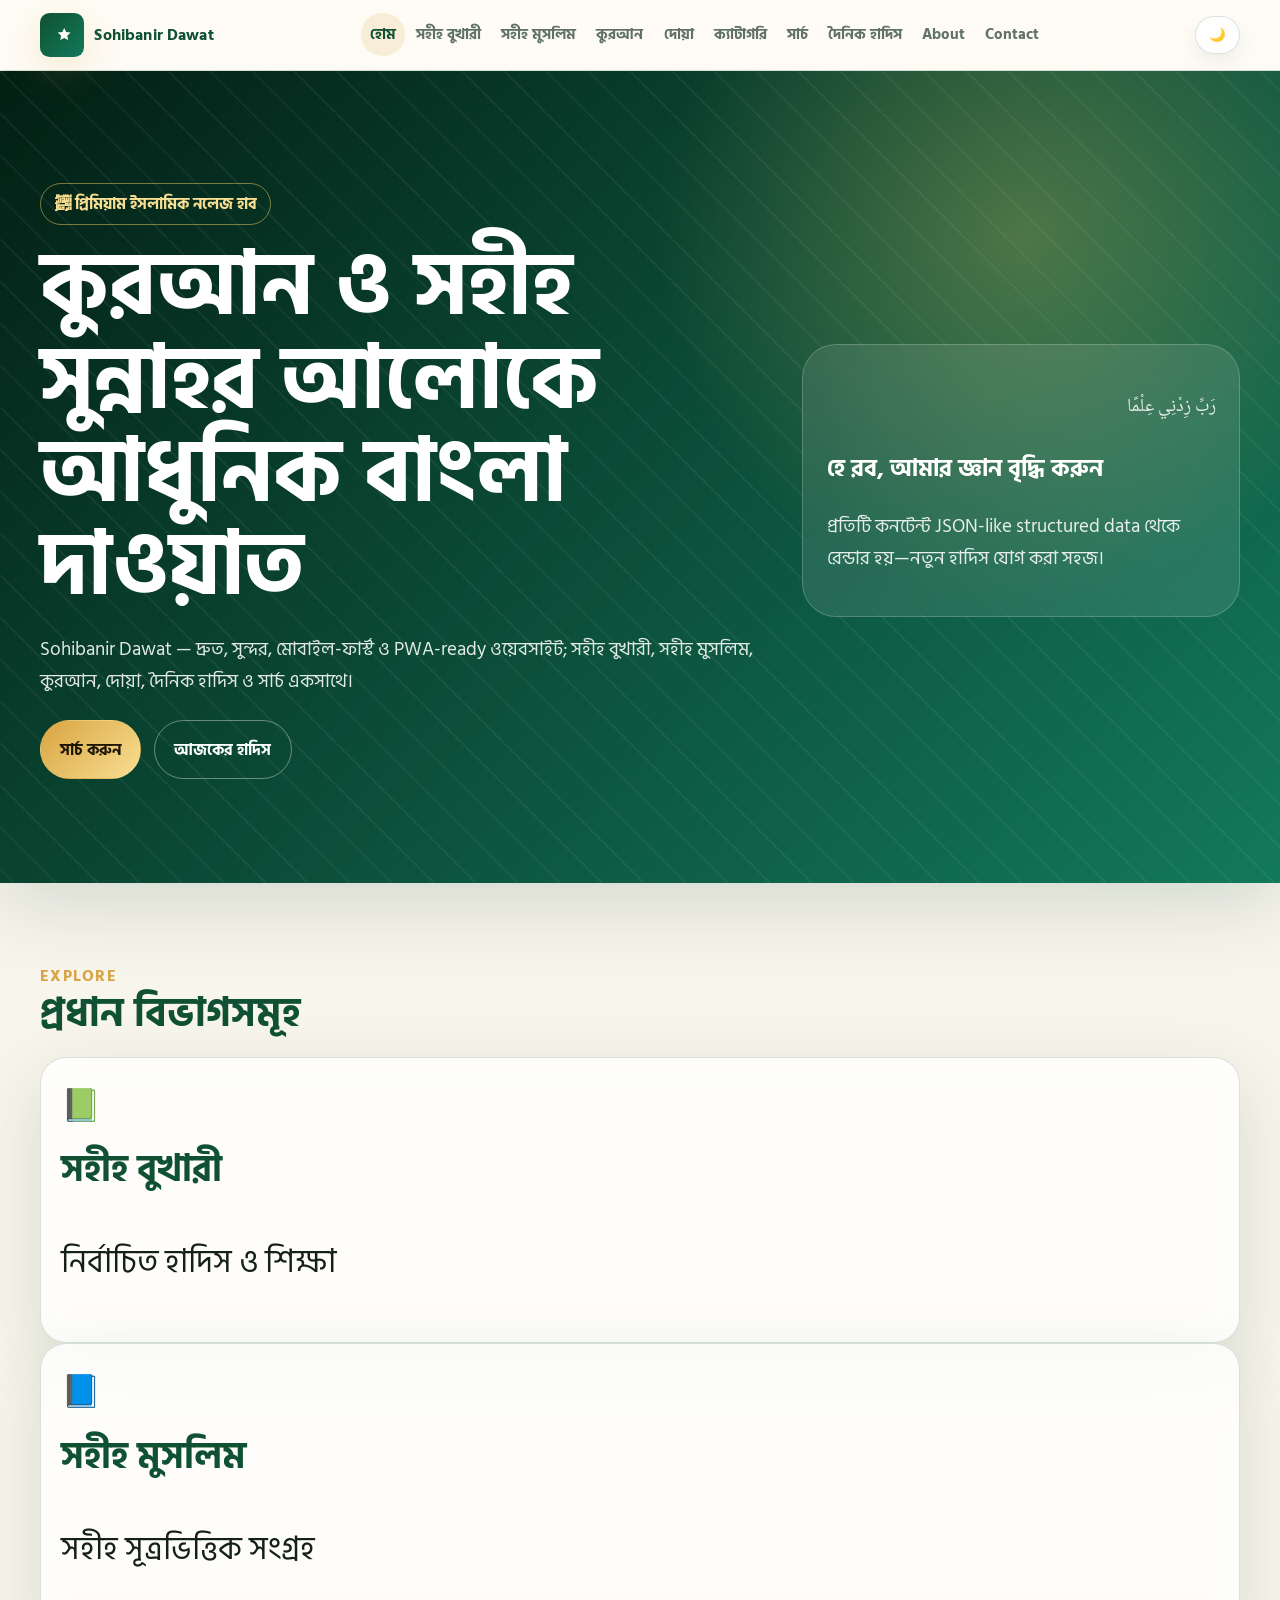
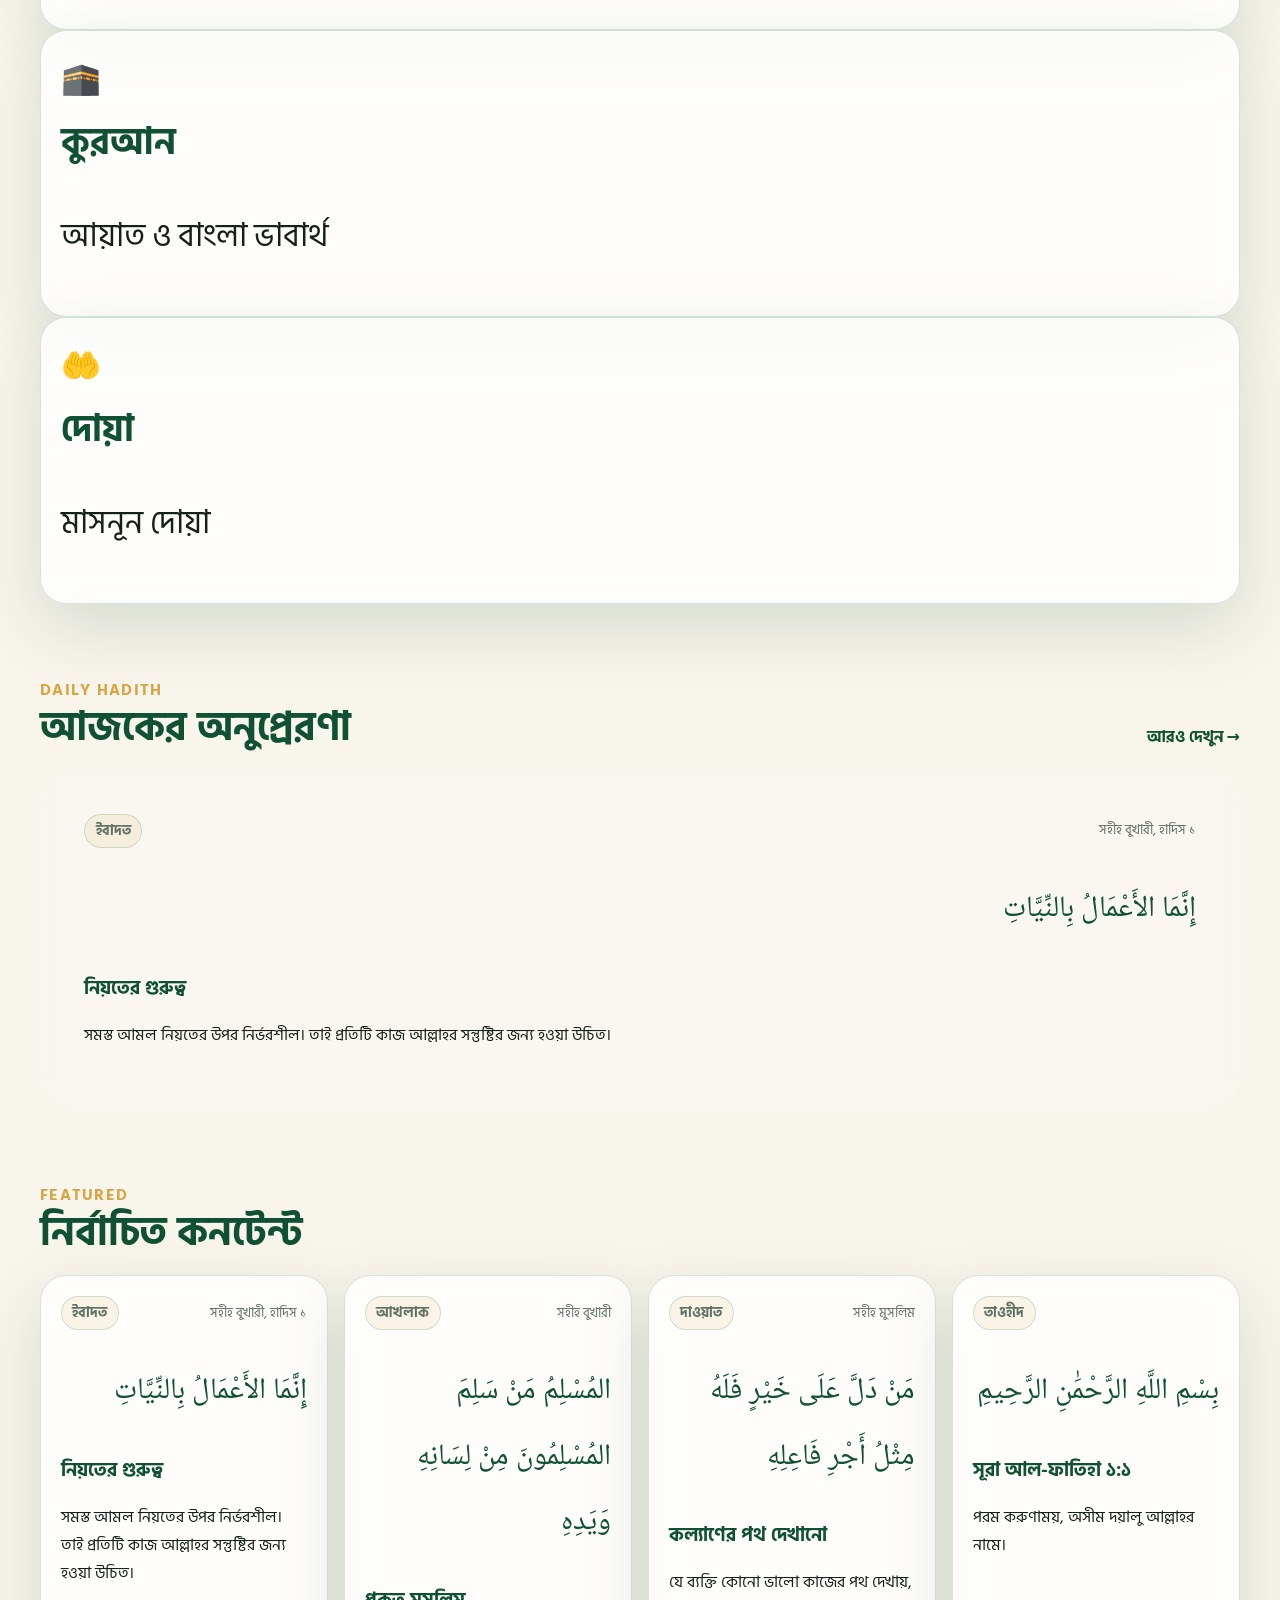
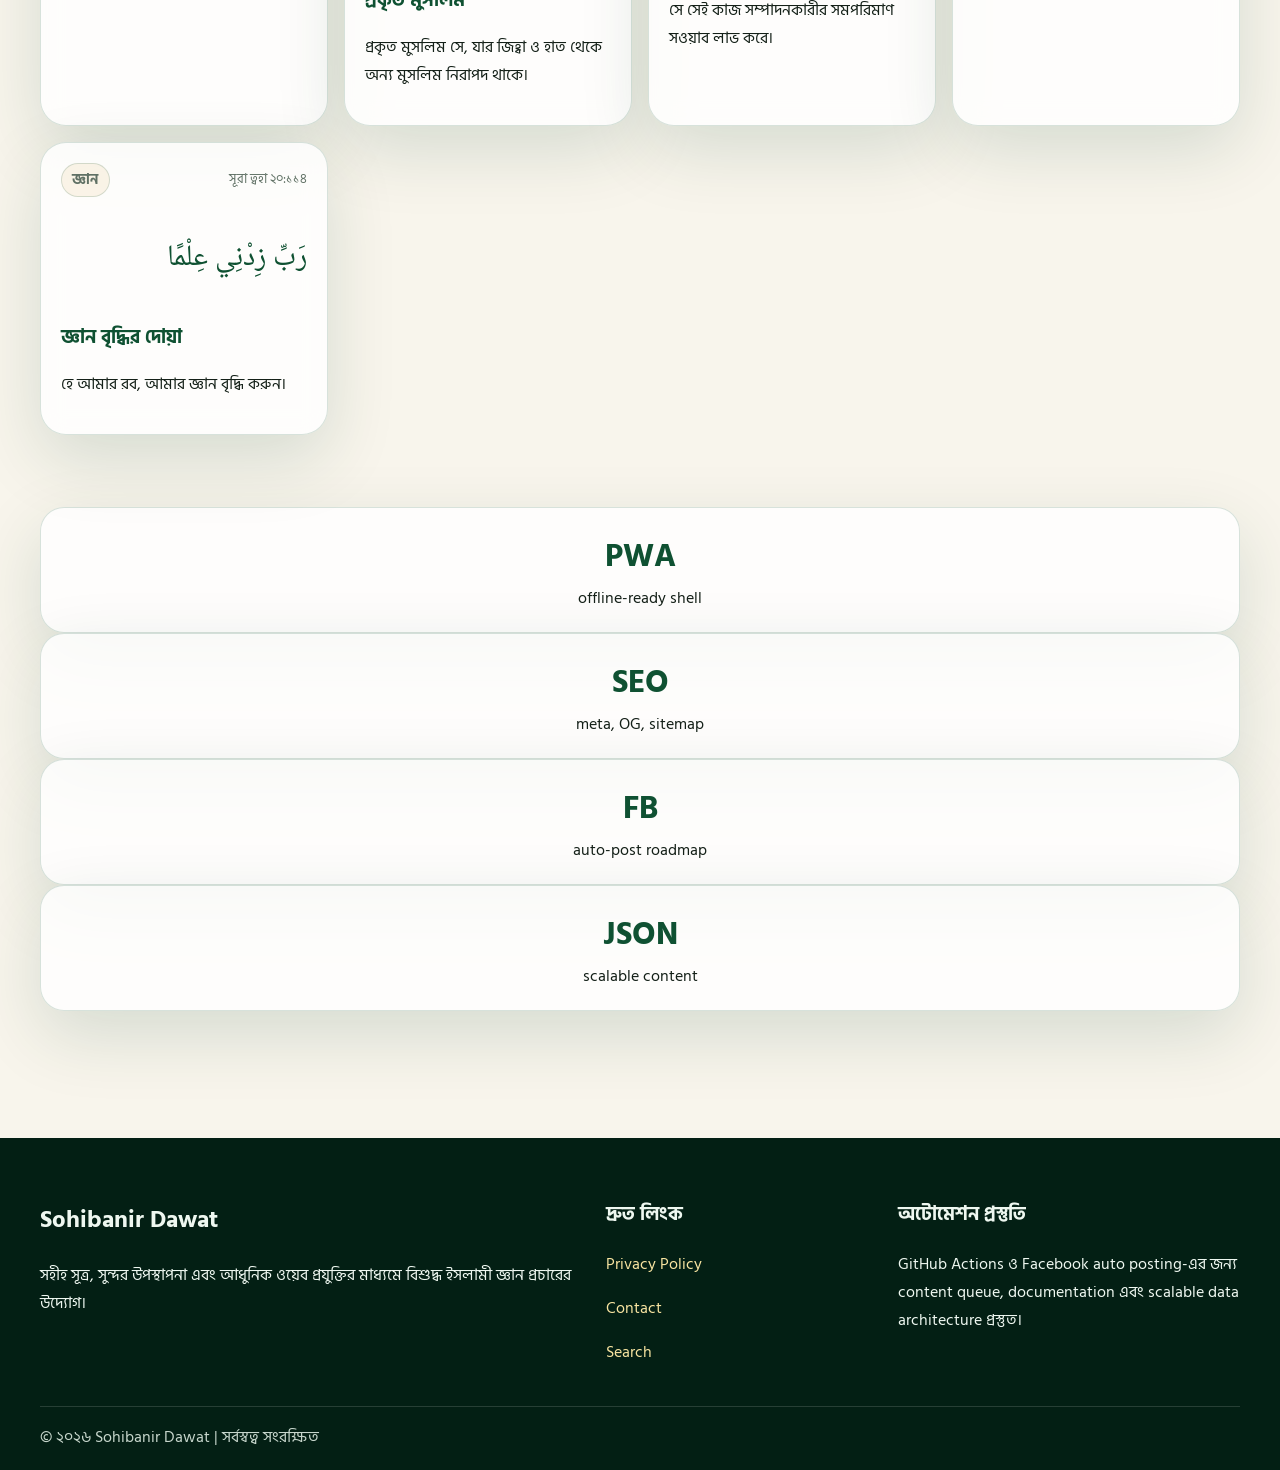
<file: index.html>
<!DOCTYPE html>
<html lang="bn" data-theme="light">
<head>
  <meta charset="UTF-8">
  <meta name="viewport" content="width=device-width, initial-scale=1.0">
  <meta name="description" content="কুরআন, সহীহ বুখারী, সহীহ মুসলিম, দোয়া, দৈনিক হাদিস ও বিষয়ভিত্তিক ইসলামী জ্ঞানের প্রিমিয়াম বাংলা প্ল্যাটফর্ম।">
  <meta name="theme-color" content="#0f5132">
  <meta name="color-scheme" content="light dark">
  <meta name="robots" content="index, follow">
  <link rel="canonical" href="https://example.github.io/sohibanir-dawat/index.html">
  <meta property="og:title" content="হোম | Sohibanir Dawat">
  <meta property="og:description" content="কুরআন, সহীহ বুখারী, সহীহ মুসলিম, দোয়া, দৈনিক হাদিস ও বিষয়ভিত্তিক ইসলামী জ্ঞানের প্রিমিয়াম বাংলা প্ল্যাটফর্ম।">
  <meta property="og:type" content="website">
  <meta property="og:url" content="https://example.github.io/sohibanir-dawat/index.html">
  <meta property="og:image" content="https://example.github.io/sohibanir-dawat/assets/img/og-image.svg">
  <meta name="twitter:card" content="summary_large_image">
  <title>হোম | Sohibanir Dawat</title>
  <link rel="icon" href="assets/img/favicon.svg" type="image/svg+xml">
  <link rel="manifest" href="manifest.webmanifest">
  <link rel="apple-touch-icon" href="assets/img/favicon.svg">
  <link rel="preconnect" href="https://fonts.googleapis.com">
  <link rel="preconnect" href="https://fonts.gstatic.com" crossorigin>
  <link href="https://fonts.googleapis.com/css2?family=Amiri:wght@400;700&family=Noto+Naskh+Arabic:wght@500;700&family=Hind+Siliguri:wght@400;500;600;700;800&display=swap" rel="stylesheet">
  <link rel="stylesheet" href="assets/css/styles.css">
</head>
<body>
<a class="skip-link" href="#main">মূল কনটেন্টে যান</a>
<header class="site-header">
  <div class="container nav">
    <a class="brand" href="index.html" aria-label="Sohibanir Dawat home"><img class="brand-mark" src="assets/img/favicon.svg" alt=""><span>Sohibanir Dawat</span></a>
    <nav class="nav-links" aria-label="প্রধান মেনু"><a class="active" href="index.html">হোম</a><a class="" href="pages/sahih-bukhari.html">সহীহ বুখারী</a><a class="" href="pages/sahih-muslim.html">সহীহ মুসলিম</a><a class="" href="pages/quran.html">কুরআন</a><a class="" href="pages/dua.html">দোয়া</a><a class="" href="pages/categories.html">ক্যাটাগরি</a><a class="" href="pages/search.html">সার্চ</a><a class="" href="pages/daily-hadith.html">দৈনিক হাদিস</a><a class="" href="pages/about.html">About</a><a class="" href="pages/contact.html">Contact</a></nav>
    <div class="nav-actions"><button class="icon-btn" data-theme-toggle aria-label="থিম পরিবর্তন">🌙</button><button class="menu-btn" id="menu-toggle" aria-label="মেনু" aria-expanded="false">☰</button></div>
  </div>
  <div class="container mobile-menu" id="mobile-menu"><a class="active" href="index.html">হোম</a><a class="" href="pages/sahih-bukhari.html">সহীহ বুখারী</a><a class="" href="pages/sahih-muslim.html">সহীহ মুসলিম</a><a class="" href="pages/quran.html">কুরআন</a><a class="" href="pages/dua.html">দোয়া</a><a class="" href="pages/categories.html">ক্যাটাগরি</a><a class="" href="pages/search.html">সার্চ</a><a class="" href="pages/daily-hadith.html">দৈনিক হাদিস</a><a class="" href="pages/about.html">About</a><a class="" href="pages/contact.html">Contact</a><a href="pages/privacy.html">Privacy</a></div>
</header>
<section class="hero"><div class="pattern-glow"></div><div class="container hero-grid"><div class="hero-copy reveal"><span class="eyebrow">﷽ প্রিমিয়াম ইসলামিক নলেজ হাব</span><h1>কুরআন ও সহীহ সুন্নাহর আলোকে আধুনিক বাংলা দাওয়াত</h1><p>Sohibanir Dawat — দ্রুত, সুন্দর, মোবাইল-ফার্স্ট ও PWA-ready ওয়েবসাইট; সহীহ বুখারী, সহীহ মুসলিম, কুরআন, দোয়া, দৈনিক হাদিস ও সার্চ একসাথে।</p><div class="hero-actions"><a class="btn primary" href="pages/search.html">সার্চ করুন</a><a class="btn secondary" href="pages/daily-hadith.html">আজকের হাদিস</a></div></div><div class="hero-card glass reveal"><p class="arabic">رَبِّ زِدْنِي عِلْمًا</p><h2>হে রব, আমার জ্ঞান বৃদ্ধি করুন</h2><p>প্রতিটি কনটেন্ট JSON-like structured data থেকে রেন্ডার হয়—নতুন হাদিস যোগ করা সহজ।</p></div></div></section><main id="main" class="container"><section class="section"><div class="section-head"><div><p class="section-kicker">Explore</p><h2 class="section-title">প্রধান বিভাগসমূহ</h2></div></div><div class="feature-grid"><a class="feature-card reveal" href="pages/sahih-bukhari.html">📗<h3>সহীহ বুখারী</h3><p>নির্বাচিত হাদিস ও শিক্ষা</p></a><a class="feature-card reveal" href="pages/sahih-muslim.html">📘<h3>সহীহ মুসলিম</h3><p>সহীহ সূত্রভিত্তিক সংগ্রহ</p></a><a class="feature-card reveal" href="pages/quran.html">🕋<h3>কুরআন</h3><p>আয়াত ও বাংলা ভাবার্থ</p></a><a class="feature-card reveal" href="pages/dua.html">🤲<h3>দোয়া</h3><p>মাসনূন দোয়া</p></a></div></section><section class="section spotlight"><div class="section-head"><div><p class="section-kicker">Daily Hadith</p><h2 class="section-title">আজকের অনুপ্রেরণা</h2></div><a class="text-link" href="pages/daily-hadith.html">আরও দেখুন →</a></div><div data-daily-hadith></div></section><section class="section"><div class="section-head"><div><p class="section-kicker">Featured</p><h2 class="section-title">নির্বাচিত কনটেন্ট</h2></div></div><div class="grid cards" data-render="featured"></div></section><section class="section stats"><article><strong>PWA</strong><span>offline-ready shell</span></article><article><strong>SEO</strong><span>meta, OG, sitemap</span></article><article><strong>FB</strong><span>auto-post roadmap</span></article><article><strong>JSON</strong><span>scalable content</span></article></section></main>
<footer class="footer"><div class="container footer-grid"><div><h2>Sohibanir Dawat</h2><p>সহীহ সূত্র, সুন্দর উপস্থাপনা এবং আধুনিক ওয়েব প্রযুক্তির মাধ্যমে বিশুদ্ধ ইসলামী জ্ঞান প্রচারের উদ্যোগ।</p></div><div><h3>দ্রুত লিংক</h3><p><a href="pages/privacy.html">Privacy Policy</a></p><p><a href="pages/contact.html">Contact</a></p><p><a href="pages/search.html">Search</a></p></div><div><h3>অটোমেশন প্রস্তুতি</h3><p>GitHub Actions ও Facebook auto posting-এর জন্য content queue, documentation এবং scalable data architecture প্রস্তুত।</p></div></div><div class="container copyright">© ২০২৬ Sohibanir Dawat | সর্বস্বত্ব সংরক্ষিত</div></footer>
<script src="assets/js/content.js"></script><script src="assets/js/main.js"></script>
</body></html>
</file>
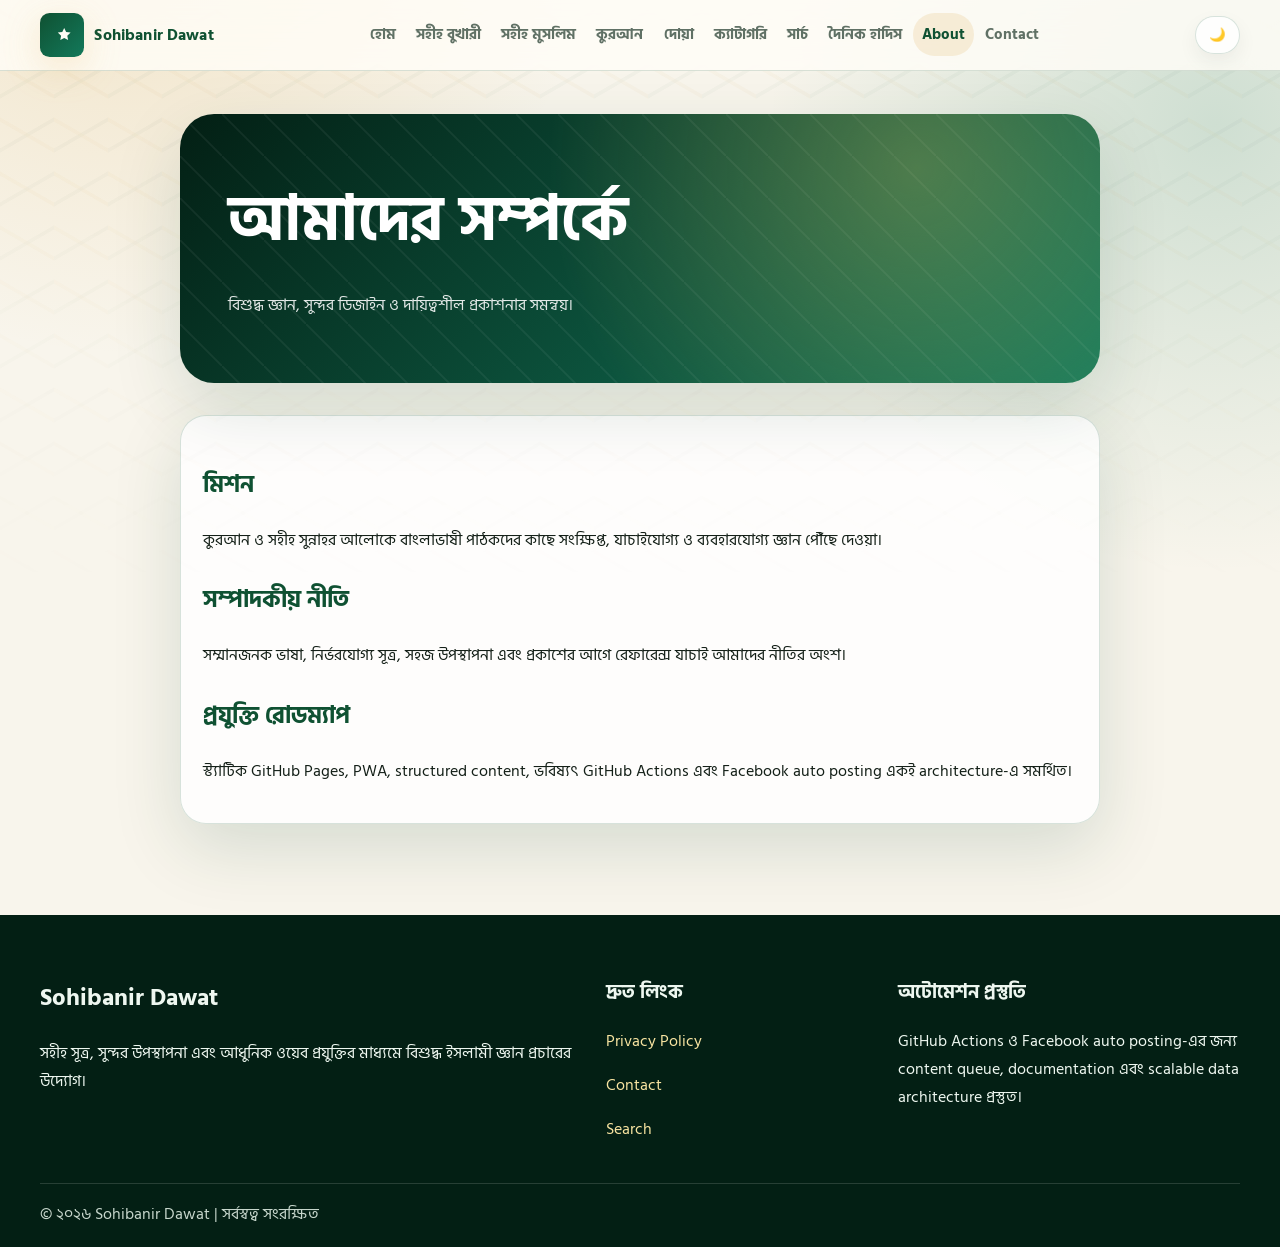
<file: pages/about.html>
<!DOCTYPE html>
<html lang="bn" data-theme="light">
<head>
  <meta charset="UTF-8">
  <meta name="viewport" content="width=device-width, initial-scale=1.0">
  <meta name="description" content="কুরআন, সহীহ বুখারী, সহীহ মুসলিম, দোয়া, দৈনিক হাদিস ও বিষয়ভিত্তিক ইসলামী জ্ঞানের প্রিমিয়াম বাংলা প্ল্যাটফর্ম।">
  <meta name="theme-color" content="#0f5132">
  <meta name="color-scheme" content="light dark">
  <meta name="robots" content="index, follow">
  <link rel="canonical" href="https://example.github.io/sohibanir-dawat/pages/about.html">
  <meta property="og:title" content="আমাদের সম্পর্কে | Sohibanir Dawat">
  <meta property="og:description" content="কুরআন, সহীহ বুখারী, সহীহ মুসলিম, দোয়া, দৈনিক হাদিস ও বিষয়ভিত্তিক ইসলামী জ্ঞানের প্রিমিয়াম বাংলা প্ল্যাটফর্ম।">
  <meta property="og:type" content="website">
  <meta property="og:url" content="https://example.github.io/sohibanir-dawat/pages/about.html">
  <meta property="og:image" content="https://example.github.io/sohibanir-dawat/assets/img/og-image.svg">
  <meta name="twitter:card" content="summary_large_image">
  <title>আমাদের সম্পর্কে | Sohibanir Dawat</title>
  <link rel="icon" href="../assets/img/favicon.svg" type="image/svg+xml">
  <link rel="manifest" href="../manifest.webmanifest">
  <link rel="apple-touch-icon" href="../assets/img/favicon.svg">
  <link rel="preconnect" href="https://fonts.googleapis.com">
  <link rel="preconnect" href="https://fonts.gstatic.com" crossorigin>
  <link href="https://fonts.googleapis.com/css2?family=Amiri:wght@400;700&family=Noto+Naskh+Arabic:wght@500;700&family=Hind+Siliguri:wght@400;500;600;700;800&display=swap" rel="stylesheet">
  <link rel="stylesheet" href="../assets/css/styles.css">
</head>
<body>
<a class="skip-link" href="#main">মূল কনটেন্টে যান</a>
<header class="site-header">
  <div class="container nav">
    <a class="brand" href="../index.html" aria-label="Sohibanir Dawat home"><img class="brand-mark" src="../assets/img/favicon.svg" alt=""><span>Sohibanir Dawat</span></a>
    <nav class="nav-links" aria-label="প্রধান মেনু"><a class="" href="../index.html">হোম</a><a class="" href="../pages/sahih-bukhari.html">সহীহ বুখারী</a><a class="" href="../pages/sahih-muslim.html">সহীহ মুসলিম</a><a class="" href="../pages/quran.html">কুরআন</a><a class="" href="../pages/dua.html">দোয়া</a><a class="" href="../pages/categories.html">ক্যাটাগরি</a><a class="" href="../pages/search.html">সার্চ</a><a class="" href="../pages/daily-hadith.html">দৈনিক হাদিস</a><a class="active" href="../pages/about.html">About</a><a class="" href="../pages/contact.html">Contact</a></nav>
    <div class="nav-actions"><button class="icon-btn" data-theme-toggle aria-label="থিম পরিবর্তন">🌙</button><button class="menu-btn" id="menu-toggle" aria-label="মেনু" aria-expanded="false">☰</button></div>
  </div>
  <div class="container mobile-menu" id="mobile-menu"><a class="" href="../index.html">হোম</a><a class="" href="../pages/sahih-bukhari.html">সহীহ বুখারী</a><a class="" href="../pages/sahih-muslim.html">সহীহ মুসলিম</a><a class="" href="../pages/quran.html">কুরআন</a><a class="" href="../pages/dua.html">দোয়া</a><a class="" href="../pages/categories.html">ক্যাটাগরি</a><a class="" href="../pages/search.html">সার্চ</a><a class="" href="../pages/daily-hadith.html">দৈনিক হাদিস</a><a class="active" href="../pages/about.html">About</a><a class="" href="../pages/contact.html">Contact</a><a href="../pages/privacy.html">Privacy</a></div>
</header>
<main id="main" class="container article"><section class="page-hero"><h1>আমাদের সম্পর্কে</h1><p>বিশুদ্ধ জ্ঞান, সুন্দর ডিজাইন ও দায়িত্বশীল প্রকাশনার সমন্বয়।</p></section><div class="content-stack"><h2>মিশন</h2><p>কুরআন ও সহীহ সুন্নাহর আলোকে বাংলাভাষী পাঠকদের কাছে সংক্ষিপ্ত, যাচাইযোগ্য ও ব্যবহারযোগ্য জ্ঞান পৌঁছে দেওয়া।</p><h2>সম্পাদকীয় নীতি</h2><p>সম্মানজনক ভাষা, নির্ভরযোগ্য সূত্র, সহজ উপস্থাপনা এবং প্রকাশের আগে রেফারেন্স যাচাই আমাদের নীতির অংশ।</p><h2>প্রযুক্তি রোডম্যাপ</h2><p>স্ট্যাটিক GitHub Pages, PWA, structured content, ভবিষ্যৎ GitHub Actions এবং Facebook auto posting একই architecture-এ সমর্থিত।</p></div></main>
<footer class="footer"><div class="container footer-grid"><div><h2>Sohibanir Dawat</h2><p>সহীহ সূত্র, সুন্দর উপস্থাপনা এবং আধুনিক ওয়েব প্রযুক্তির মাধ্যমে বিশুদ্ধ ইসলামী জ্ঞান প্রচারের উদ্যোগ।</p></div><div><h3>দ্রুত লিংক</h3><p><a href="../pages/privacy.html">Privacy Policy</a></p><p><a href="../pages/contact.html">Contact</a></p><p><a href="../pages/search.html">Search</a></p></div><div><h3>অটোমেশন প্রস্তুতি</h3><p>GitHub Actions ও Facebook auto posting-এর জন্য content queue, documentation এবং scalable data architecture প্রস্তুত।</p></div></div><div class="container copyright">© ২০২৬ Sohibanir Dawat | সর্বস্বত্ব সংরক্ষিত</div></footer>
<script src="../assets/js/content.js"></script><script src="../assets/js/main.js"></script>
</body></html>
</file>
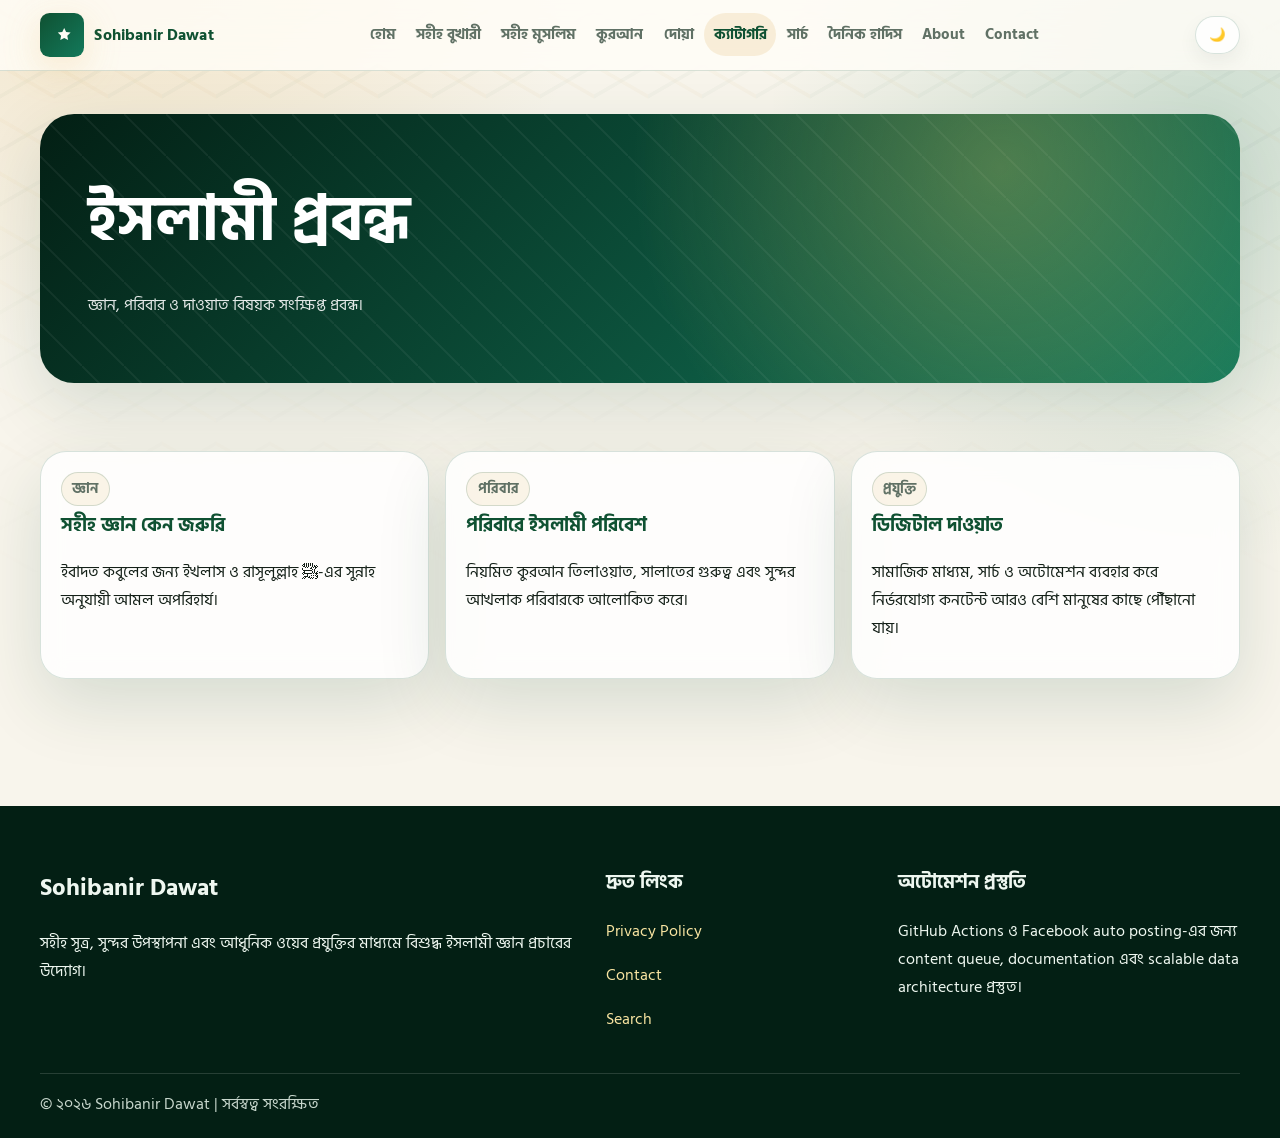
<file: pages/articles.html>
<!DOCTYPE html>
<html lang="bn" data-theme="light">
<head>
  <meta charset="UTF-8">
  <meta name="viewport" content="width=device-width, initial-scale=1.0">
  <meta name="description" content="কুরআন, সহীহ বুখারী, সহীহ মুসলিম, দোয়া, দৈনিক হাদিস ও বিষয়ভিত্তিক ইসলামী জ্ঞানের প্রিমিয়াম বাংলা প্ল্যাটফর্ম।">
  <meta name="theme-color" content="#0f5132">
  <meta name="color-scheme" content="light dark">
  <meta name="robots" content="index, follow">
  <link rel="canonical" href="https://example.github.io/sohibanir-dawat/pages/articles.html">
  <meta property="og:title" content="ইসলামী প্রবন্ধ | Sohibanir Dawat">
  <meta property="og:description" content="কুরআন, সহীহ বুখারী, সহীহ মুসলিম, দোয়া, দৈনিক হাদিস ও বিষয়ভিত্তিক ইসলামী জ্ঞানের প্রিমিয়াম বাংলা প্ল্যাটফর্ম।">
  <meta property="og:type" content="website">
  <meta property="og:url" content="https://example.github.io/sohibanir-dawat/pages/articles.html">
  <meta property="og:image" content="https://example.github.io/sohibanir-dawat/assets/img/og-image.svg">
  <meta name="twitter:card" content="summary_large_image">
  <title>ইসলামী প্রবন্ধ | Sohibanir Dawat</title>
  <link rel="icon" href="../assets/img/favicon.svg" type="image/svg+xml">
  <link rel="manifest" href="../manifest.webmanifest">
  <link rel="apple-touch-icon" href="../assets/img/favicon.svg">
  <link rel="preconnect" href="https://fonts.googleapis.com">
  <link rel="preconnect" href="https://fonts.gstatic.com" crossorigin>
  <link href="https://fonts.googleapis.com/css2?family=Amiri:wght@400;700&family=Noto+Naskh+Arabic:wght@500;700&family=Hind+Siliguri:wght@400;500;600;700;800&display=swap" rel="stylesheet">
  <link rel="stylesheet" href="../assets/css/styles.css">
</head>
<body>
<a class="skip-link" href="#main">মূল কনটেন্টে যান</a>
<header class="site-header">
  <div class="container nav">
    <a class="brand" href="../index.html" aria-label="Sohibanir Dawat home"><img class="brand-mark" src="../assets/img/favicon.svg" alt=""><span>Sohibanir Dawat</span></a>
    <nav class="nav-links" aria-label="প্রধান মেনু"><a class="" href="../index.html">হোম</a><a class="" href="../pages/sahih-bukhari.html">সহীহ বুখারী</a><a class="" href="../pages/sahih-muslim.html">সহীহ মুসলিম</a><a class="" href="../pages/quran.html">কুরআন</a><a class="" href="../pages/dua.html">দোয়া</a><a class="active" href="../pages/categories.html">ক্যাটাগরি</a><a class="" href="../pages/search.html">সার্চ</a><a class="" href="../pages/daily-hadith.html">দৈনিক হাদিস</a><a class="" href="../pages/about.html">About</a><a class="" href="../pages/contact.html">Contact</a></nav>
    <div class="nav-actions"><button class="icon-btn" data-theme-toggle aria-label="থিম পরিবর্তন">🌙</button><button class="menu-btn" id="menu-toggle" aria-label="মেনু" aria-expanded="false">☰</button></div>
  </div>
  <div class="container mobile-menu" id="mobile-menu"><a class="" href="../index.html">হোম</a><a class="" href="../pages/sahih-bukhari.html">সহীহ বুখারী</a><a class="" href="../pages/sahih-muslim.html">সহীহ মুসলিম</a><a class="" href="../pages/quran.html">কুরআন</a><a class="" href="../pages/dua.html">দোয়া</a><a class="active" href="../pages/categories.html">ক্যাটাগরি</a><a class="" href="../pages/search.html">সার্চ</a><a class="" href="../pages/daily-hadith.html">দৈনিক হাদিস</a><a class="" href="../pages/about.html">About</a><a class="" href="../pages/contact.html">Contact</a><a href="../pages/privacy.html">Privacy</a></div>
</header>
<main id="main" class="container"><section class="page-hero"><h1>ইসলামী প্রবন্ধ</h1><p>জ্ঞান, পরিবার ও দাওয়াত বিষয়ক সংক্ষিপ্ত প্রবন্ধ।</p></section><section class="section"><div class="grid cards" data-render="articles"></div></section></main>
<footer class="footer"><div class="container footer-grid"><div><h2>Sohibanir Dawat</h2><p>সহীহ সূত্র, সুন্দর উপস্থাপনা এবং আধুনিক ওয়েব প্রযুক্তির মাধ্যমে বিশুদ্ধ ইসলামী জ্ঞান প্রচারের উদ্যোগ।</p></div><div><h3>দ্রুত লিংক</h3><p><a href="../pages/privacy.html">Privacy Policy</a></p><p><a href="../pages/contact.html">Contact</a></p><p><a href="../pages/search.html">Search</a></p></div><div><h3>অটোমেশন প্রস্তুতি</h3><p>GitHub Actions ও Facebook auto posting-এর জন্য content queue, documentation এবং scalable data architecture প্রস্তুত।</p></div></div><div class="container copyright">© ২০২৬ Sohibanir Dawat | সর্বস্বত্ব সংরক্ষিত</div></footer>
<script src="../assets/js/content.js"></script><script src="../assets/js/main.js"></script>
</body></html>
</file>
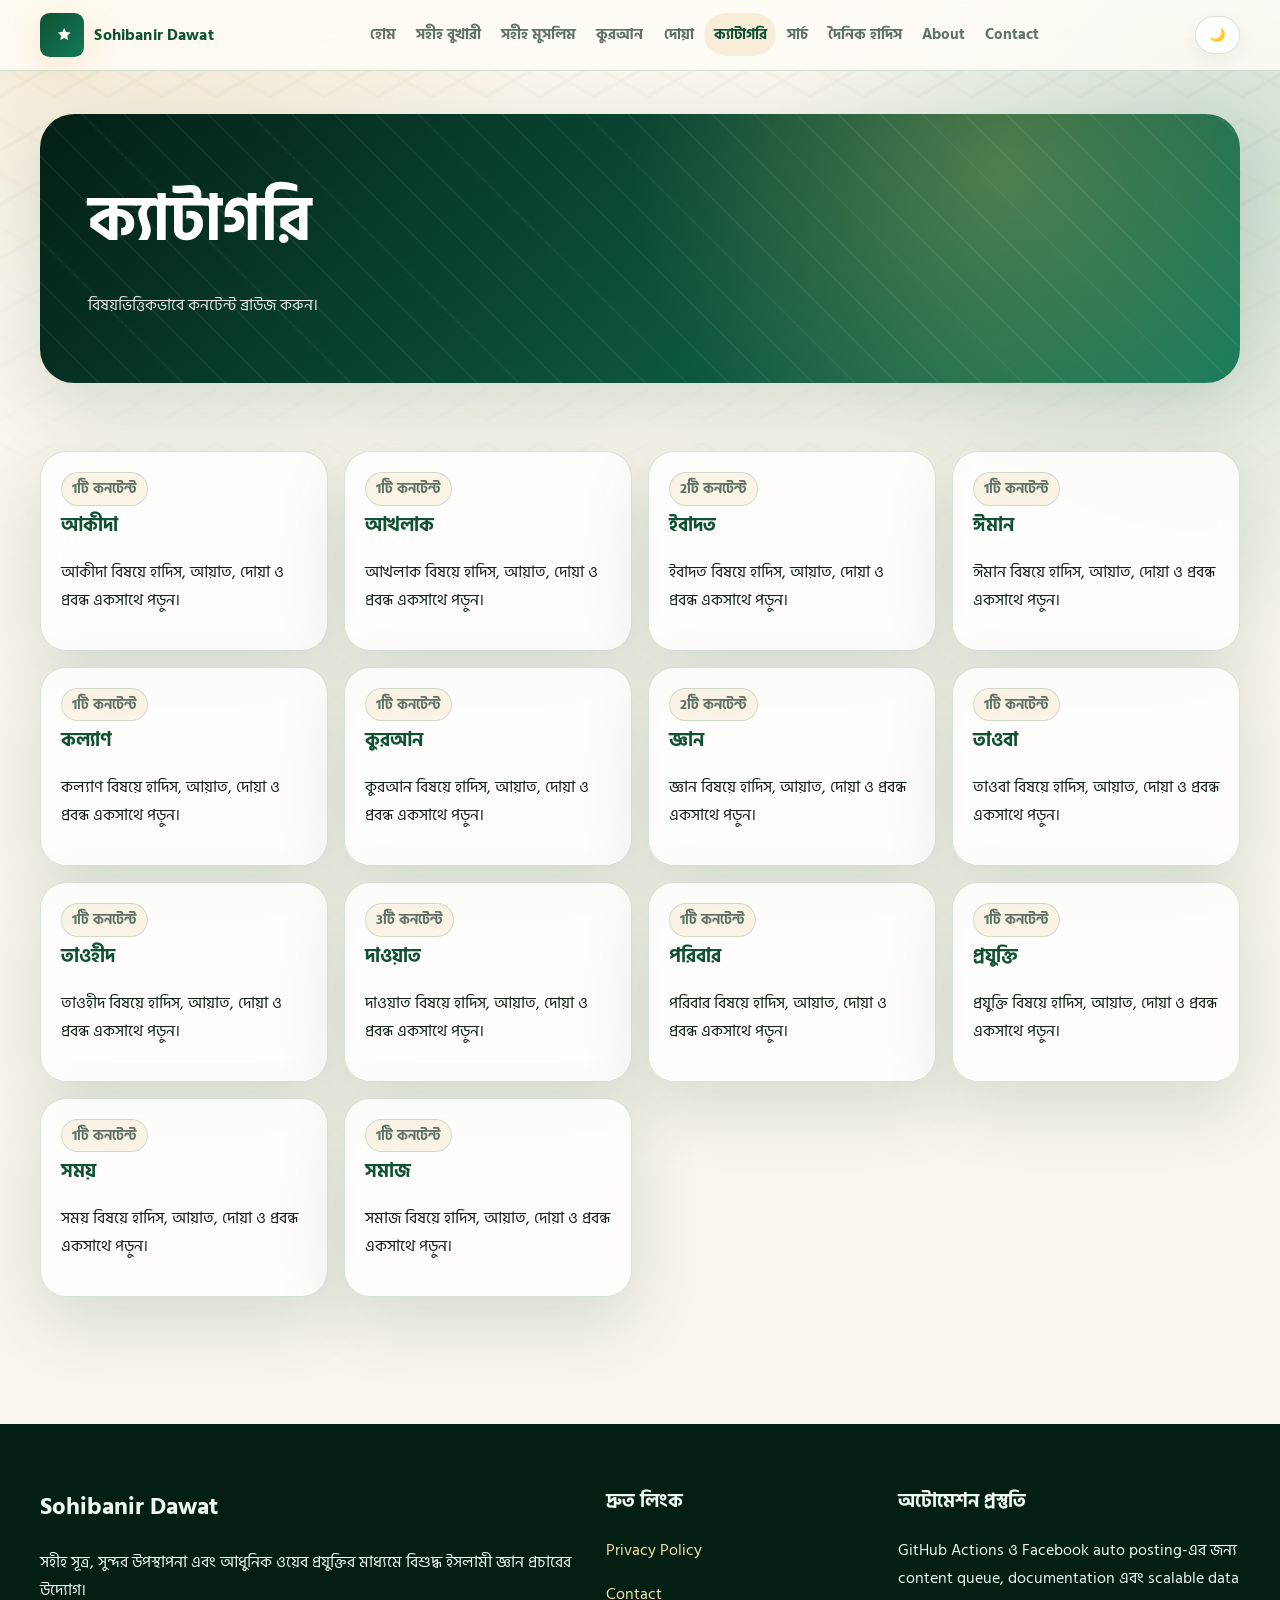
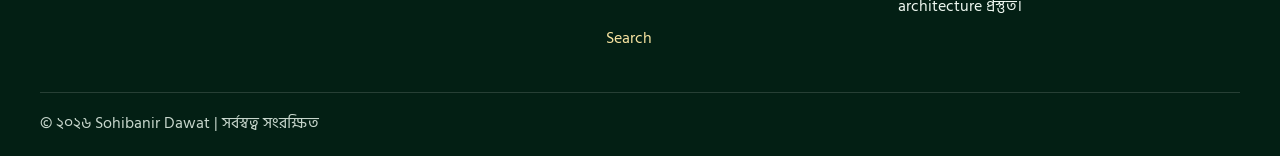
<file: pages/categories.html>
<!DOCTYPE html>
<html lang="bn" data-theme="light">
<head>
  <meta charset="UTF-8">
  <meta name="viewport" content="width=device-width, initial-scale=1.0">
  <meta name="description" content="কুরআন, সহীহ বুখারী, সহীহ মুসলিম, দোয়া, দৈনিক হাদিস ও বিষয়ভিত্তিক ইসলামী জ্ঞানের প্রিমিয়াম বাংলা প্ল্যাটফর্ম।">
  <meta name="theme-color" content="#0f5132">
  <meta name="color-scheme" content="light dark">
  <meta name="robots" content="index, follow">
  <link rel="canonical" href="https://example.github.io/sohibanir-dawat/pages/categories.html">
  <meta property="og:title" content="ক্যাটাগরি | Sohibanir Dawat">
  <meta property="og:description" content="কুরআন, সহীহ বুখারী, সহীহ মুসলিম, দোয়া, দৈনিক হাদিস ও বিষয়ভিত্তিক ইসলামী জ্ঞানের প্রিমিয়াম বাংলা প্ল্যাটফর্ম।">
  <meta property="og:type" content="website">
  <meta property="og:url" content="https://example.github.io/sohibanir-dawat/pages/categories.html">
  <meta property="og:image" content="https://example.github.io/sohibanir-dawat/assets/img/og-image.svg">
  <meta name="twitter:card" content="summary_large_image">
  <title>ক্যাটাগরি | Sohibanir Dawat</title>
  <link rel="icon" href="../assets/img/favicon.svg" type="image/svg+xml">
  <link rel="manifest" href="../manifest.webmanifest">
  <link rel="apple-touch-icon" href="../assets/img/favicon.svg">
  <link rel="preconnect" href="https://fonts.googleapis.com">
  <link rel="preconnect" href="https://fonts.gstatic.com" crossorigin>
  <link href="https://fonts.googleapis.com/css2?family=Amiri:wght@400;700&family=Noto+Naskh+Arabic:wght@500;700&family=Hind+Siliguri:wght@400;500;600;700;800&display=swap" rel="stylesheet">
  <link rel="stylesheet" href="../assets/css/styles.css">
</head>
<body>
<a class="skip-link" href="#main">মূল কনটেন্টে যান</a>
<header class="site-header">
  <div class="container nav">
    <a class="brand" href="../index.html" aria-label="Sohibanir Dawat home"><img class="brand-mark" src="../assets/img/favicon.svg" alt=""><span>Sohibanir Dawat</span></a>
    <nav class="nav-links" aria-label="প্রধান মেনু"><a class="" href="../index.html">হোম</a><a class="" href="../pages/sahih-bukhari.html">সহীহ বুখারী</a><a class="" href="../pages/sahih-muslim.html">সহীহ মুসলিম</a><a class="" href="../pages/quran.html">কুরআন</a><a class="" href="../pages/dua.html">দোয়া</a><a class="active" href="../pages/categories.html">ক্যাটাগরি</a><a class="" href="../pages/search.html">সার্চ</a><a class="" href="../pages/daily-hadith.html">দৈনিক হাদিস</a><a class="" href="../pages/about.html">About</a><a class="" href="../pages/contact.html">Contact</a></nav>
    <div class="nav-actions"><button class="icon-btn" data-theme-toggle aria-label="থিম পরিবর্তন">🌙</button><button class="menu-btn" id="menu-toggle" aria-label="মেনু" aria-expanded="false">☰</button></div>
  </div>
  <div class="container mobile-menu" id="mobile-menu"><a class="" href="../index.html">হোম</a><a class="" href="../pages/sahih-bukhari.html">সহীহ বুখারী</a><a class="" href="../pages/sahih-muslim.html">সহীহ মুসলিম</a><a class="" href="../pages/quran.html">কুরআন</a><a class="" href="../pages/dua.html">দোয়া</a><a class="active" href="../pages/categories.html">ক্যাটাগরি</a><a class="" href="../pages/search.html">সার্চ</a><a class="" href="../pages/daily-hadith.html">দৈনিক হাদিস</a><a class="" href="../pages/about.html">About</a><a class="" href="../pages/contact.html">Contact</a><a href="../pages/privacy.html">Privacy</a></div>
</header>
<main id="main" class="container"><section class="page-hero"><h1>ক্যাটাগরি</h1><p>বিষয়ভিত্তিকভাবে কনটেন্ট ব্রাউজ করুন।</p></section><section class="section"><div class="grid cards" data-categories></div></section></main>
<footer class="footer"><div class="container footer-grid"><div><h2>Sohibanir Dawat</h2><p>সহীহ সূত্র, সুন্দর উপস্থাপনা এবং আধুনিক ওয়েব প্রযুক্তির মাধ্যমে বিশুদ্ধ ইসলামী জ্ঞান প্রচারের উদ্যোগ।</p></div><div><h3>দ্রুত লিংক</h3><p><a href="../pages/privacy.html">Privacy Policy</a></p><p><a href="../pages/contact.html">Contact</a></p><p><a href="../pages/search.html">Search</a></p></div><div><h3>অটোমেশন প্রস্তুতি</h3><p>GitHub Actions ও Facebook auto posting-এর জন্য content queue, documentation এবং scalable data architecture প্রস্তুত।</p></div></div><div class="container copyright">© ২০২৬ Sohibanir Dawat | সর্বস্বত্ব সংরক্ষিত</div></footer>
<script src="../assets/js/content.js"></script><script src="../assets/js/main.js"></script>
</body></html>
</file>
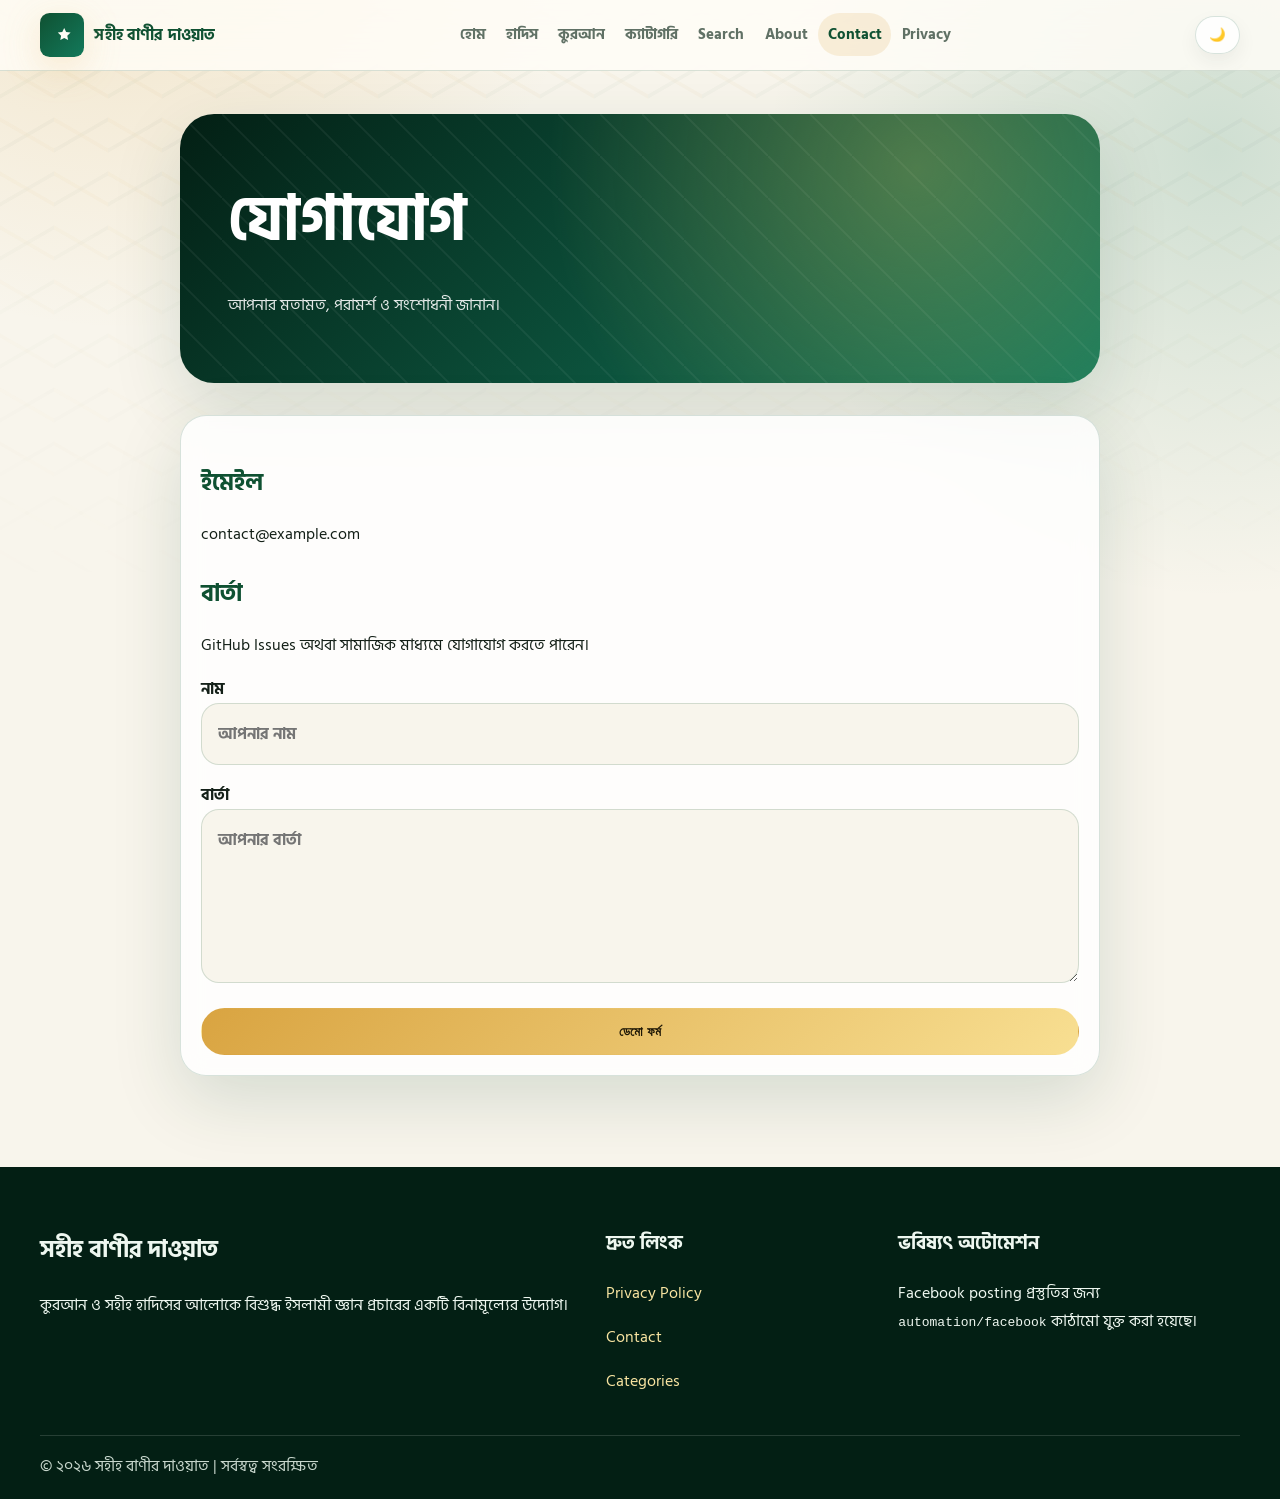
<file: pages/contact.html>
<!DOCTYPE html>
<html lang="bn" data-theme="light">
<head>
  <meta charset="UTF-8">
  <meta name="viewport" content="width=device-width, initial-scale=1.0">
  <meta name="description" content="সহীহ বাণীর দাওয়াতের সাথে যোগাযোগ, পরামর্শ ও সংশোধনী পাঠান।">
  <meta name="theme-color" content="#0f5132">
  <meta property="og:title" content="যোগাযোগ | সহীহ বাণীর দাওয়াত">
  <meta property="og:description" content="সহীহ বাণীর দাওয়াতের সাথে যোগাযোগ, পরামর্শ ও সংশোধনী পাঠান।">
  <meta property="og:type" content="website">
  <title>যোগাযোগ | সহীহ বাণীর দাওয়াত</title>
  <link rel="icon" href="../assets/img/favicon.svg" type="image/svg+xml">
  <link rel="preconnect" href="https://fonts.googleapis.com">
  <link rel="preconnect" href="https://fonts.gstatic.com" crossorigin>
  <link href="https://fonts.googleapis.com/css2?family=Amiri:wght@400;700&family=Hind+Siliguri:wght@400;500;600;700;800&display=swap" rel="stylesheet">
  <link rel="stylesheet" href="../assets/css/styles.css">
</head>
<body>
<a class="skip-link" href="#main">মূল কনটেন্টে যান</a>
<header class="site-header">
  <div class="container nav">
    <a class="brand" href="../index.html"><img class="brand-mark" src="../assets/img/favicon.svg" alt=""><span>সহীহ বাণীর দাওয়াত</span></a>
    <nav class="nav-links" aria-label="প্রধান মেনু"><a class="" href="../index.html">হোম</a><a class="" href="../pages/hadith.html">হাদিস</a><a class="" href="../pages/quran.html">কুরআন</a><a class="" href="../pages/categories.html">ক্যাটাগরি</a><a class="" href="../index.html#search">Search</a><a class="" href="../pages/about.html">About</a><a class="active" href="../pages/contact.html">Contact</a><a class="" href="../pages/privacy.html">Privacy</a></nav>
    <div class="nav-actions"><button class="icon-btn" data-theme-toggle aria-label="ডার্ক মোড">🌙</button><button class="menu-btn" id="menu-toggle" aria-label="মেনু" aria-expanded="false">☰</button></div>
  </div>
  <div class="container mobile-menu" id="mobile-menu"><a class="" href="../index.html">হোম</a><a class="" href="../pages/hadith.html">হাদিস</a><a class="" href="../pages/quran.html">কুরআন</a><a class="" href="../pages/categories.html">ক্যাটাগরি</a><a class="" href="../index.html#search">Search</a><a class="" href="../pages/about.html">About</a><a class="active" href="../pages/contact.html">Contact</a><a class="" href="../pages/privacy.html">Privacy</a></div>
</header>
<main id="main" class="container article"><section class="page-hero"><h1>যোগাযোগ</h1><p>আপনার মতামত, পরামর্শ ও সংশোধনী জানান।</p></section><div class="card contact-card"><h2>ইমেইল</h2><p><a href="mailto:contact@example.com">contact@example.com</a></p><h2>বার্তা</h2><p>GitHub Issues অথবা সামাজিক মাধ্যমে যোগাযোগ করতে পারেন।</p><form class="contact-form"><label>নাম<input type="text" placeholder="আপনার নাম"></label><label>বার্তা<textarea rows="5" placeholder="আপনার বার্তা"></textarea></label><button class="btn primary" type="button">ডেমো ফর্ম</button></form></div></main>
<footer class="footer"><div class="container footer-grid"><div><h2>সহীহ বাণীর দাওয়াত</h2><p>কুরআন ও সহীহ হাদিসের আলোকে বিশুদ্ধ ইসলামী জ্ঞান প্রচারের একটি বিনামূল্যের উদ্যোগ।</p></div><div><h3>দ্রুত লিংক</h3><p><a href="../pages/privacy.html">Privacy Policy</a></p><p><a href="../pages/contact.html">Contact</a></p><p><a href="../pages/categories.html">Categories</a></p></div><div><h3>ভবিষ্যৎ অটোমেশন</h3><p>Facebook posting প্রস্তুতির জন্য <code>automation/facebook</code> কাঠামো যুক্ত করা হয়েছে।</p></div></div><div class="container copyright">© ২০২৬ সহীহ বাণীর দাওয়াত | সর্বস্বত্ব সংরক্ষিত</div></footer>
<script src="../assets/js/content.js"></script><script src="../assets/js/main.js"></script>
</body></html>
</file>
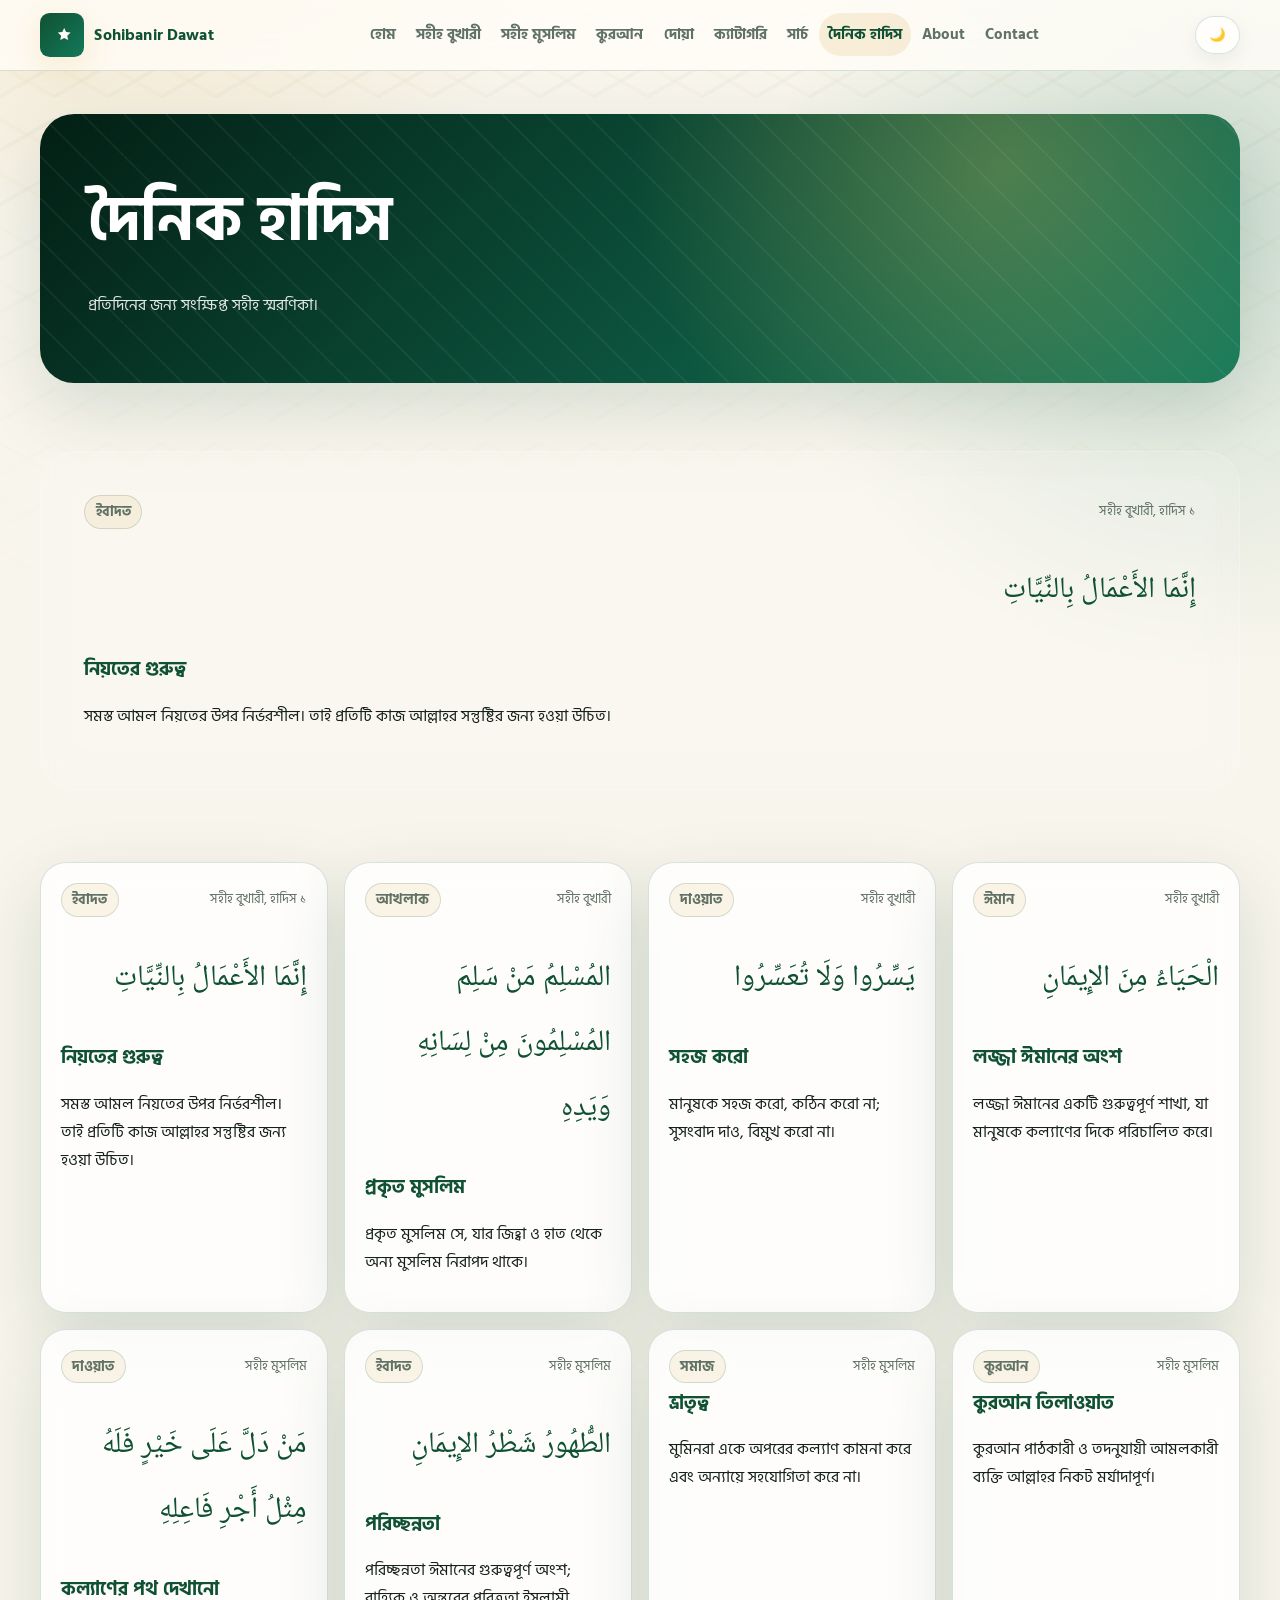
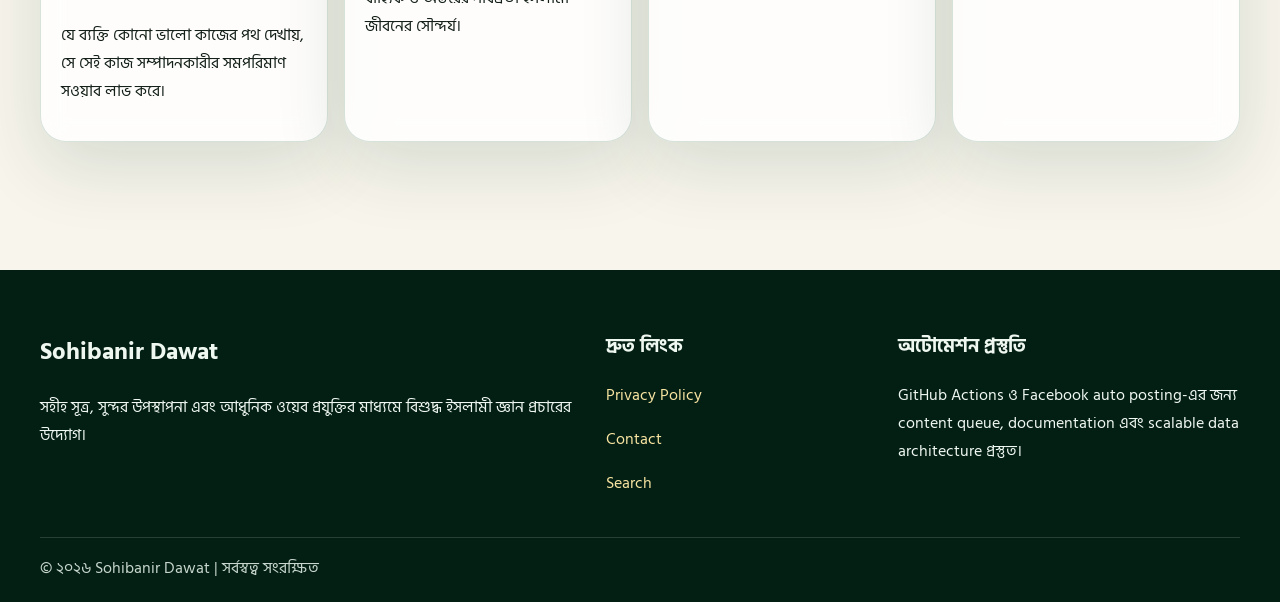
<file: pages/daily-hadith.html>
<!DOCTYPE html>
<html lang="bn" data-theme="light">
<head>
  <meta charset="UTF-8">
  <meta name="viewport" content="width=device-width, initial-scale=1.0">
  <meta name="description" content="কুরআন, সহীহ বুখারী, সহীহ মুসলিম, দোয়া, দৈনিক হাদিস ও বিষয়ভিত্তিক ইসলামী জ্ঞানের প্রিমিয়াম বাংলা প্ল্যাটফর্ম।">
  <meta name="theme-color" content="#0f5132">
  <meta name="color-scheme" content="light dark">
  <meta name="robots" content="index, follow">
  <link rel="canonical" href="https://example.github.io/sohibanir-dawat/pages/daily-hadith.html">
  <meta property="og:title" content="দৈনিক হাদিস | Sohibanir Dawat">
  <meta property="og:description" content="কুরআন, সহীহ বুখারী, সহীহ মুসলিম, দোয়া, দৈনিক হাদিস ও বিষয়ভিত্তিক ইসলামী জ্ঞানের প্রিমিয়াম বাংলা প্ল্যাটফর্ম।">
  <meta property="og:type" content="website">
  <meta property="og:url" content="https://example.github.io/sohibanir-dawat/pages/daily-hadith.html">
  <meta property="og:image" content="https://example.github.io/sohibanir-dawat/assets/img/og-image.svg">
  <meta name="twitter:card" content="summary_large_image">
  <title>দৈনিক হাদিস | Sohibanir Dawat</title>
  <link rel="icon" href="../assets/img/favicon.svg" type="image/svg+xml">
  <link rel="manifest" href="../manifest.webmanifest">
  <link rel="apple-touch-icon" href="../assets/img/favicon.svg">
  <link rel="preconnect" href="https://fonts.googleapis.com">
  <link rel="preconnect" href="https://fonts.gstatic.com" crossorigin>
  <link href="https://fonts.googleapis.com/css2?family=Amiri:wght@400;700&family=Noto+Naskh+Arabic:wght@500;700&family=Hind+Siliguri:wght@400;500;600;700;800&display=swap" rel="stylesheet">
  <link rel="stylesheet" href="../assets/css/styles.css">
</head>
<body>
<a class="skip-link" href="#main">মূল কনটেন্টে যান</a>
<header class="site-header">
  <div class="container nav">
    <a class="brand" href="../index.html" aria-label="Sohibanir Dawat home"><img class="brand-mark" src="../assets/img/favicon.svg" alt=""><span>Sohibanir Dawat</span></a>
    <nav class="nav-links" aria-label="প্রধান মেনু"><a class="" href="../index.html">হোম</a><a class="" href="../pages/sahih-bukhari.html">সহীহ বুখারী</a><a class="" href="../pages/sahih-muslim.html">সহীহ মুসলিম</a><a class="" href="../pages/quran.html">কুরআন</a><a class="" href="../pages/dua.html">দোয়া</a><a class="" href="../pages/categories.html">ক্যাটাগরি</a><a class="" href="../pages/search.html">সার্চ</a><a class="active" href="../pages/daily-hadith.html">দৈনিক হাদিস</a><a class="" href="../pages/about.html">About</a><a class="" href="../pages/contact.html">Contact</a></nav>
    <div class="nav-actions"><button class="icon-btn" data-theme-toggle aria-label="থিম পরিবর্তন">🌙</button><button class="menu-btn" id="menu-toggle" aria-label="মেনু" aria-expanded="false">☰</button></div>
  </div>
  <div class="container mobile-menu" id="mobile-menu"><a class="" href="../index.html">হোম</a><a class="" href="../pages/sahih-bukhari.html">সহীহ বুখারী</a><a class="" href="../pages/sahih-muslim.html">সহীহ মুসলিম</a><a class="" href="../pages/quran.html">কুরআন</a><a class="" href="../pages/dua.html">দোয়া</a><a class="" href="../pages/categories.html">ক্যাটাগরি</a><a class="" href="../pages/search.html">সার্চ</a><a class="active" href="../pages/daily-hadith.html">দৈনিক হাদিস</a><a class="" href="../pages/about.html">About</a><a class="" href="../pages/contact.html">Contact</a><a href="../pages/privacy.html">Privacy</a></div>
</header>
<main id="main" class="container"><section class="page-hero"><h1>দৈনিক হাদিস</h1><p>প্রতিদিনের জন্য সংক্ষিপ্ত সহীহ স্মরণিকা।</p></section><section class="section"><div data-daily-hadith></div></section><section class="section"><div class="grid cards" data-render="hadith"></div></section></main>
<footer class="footer"><div class="container footer-grid"><div><h2>Sohibanir Dawat</h2><p>সহীহ সূত্র, সুন্দর উপস্থাপনা এবং আধুনিক ওয়েব প্রযুক্তির মাধ্যমে বিশুদ্ধ ইসলামী জ্ঞান প্রচারের উদ্যোগ।</p></div><div><h3>দ্রুত লিংক</h3><p><a href="../pages/privacy.html">Privacy Policy</a></p><p><a href="../pages/contact.html">Contact</a></p><p><a href="../pages/search.html">Search</a></p></div><div><h3>অটোমেশন প্রস্তুতি</h3><p>GitHub Actions ও Facebook auto posting-এর জন্য content queue, documentation এবং scalable data architecture প্রস্তুত।</p></div></div><div class="container copyright">© ২০২৬ Sohibanir Dawat | সর্বস্বত্ব সংরক্ষিত</div></footer>
<script src="../assets/js/content.js"></script><script src="../assets/js/main.js"></script>
</body></html>
</file>
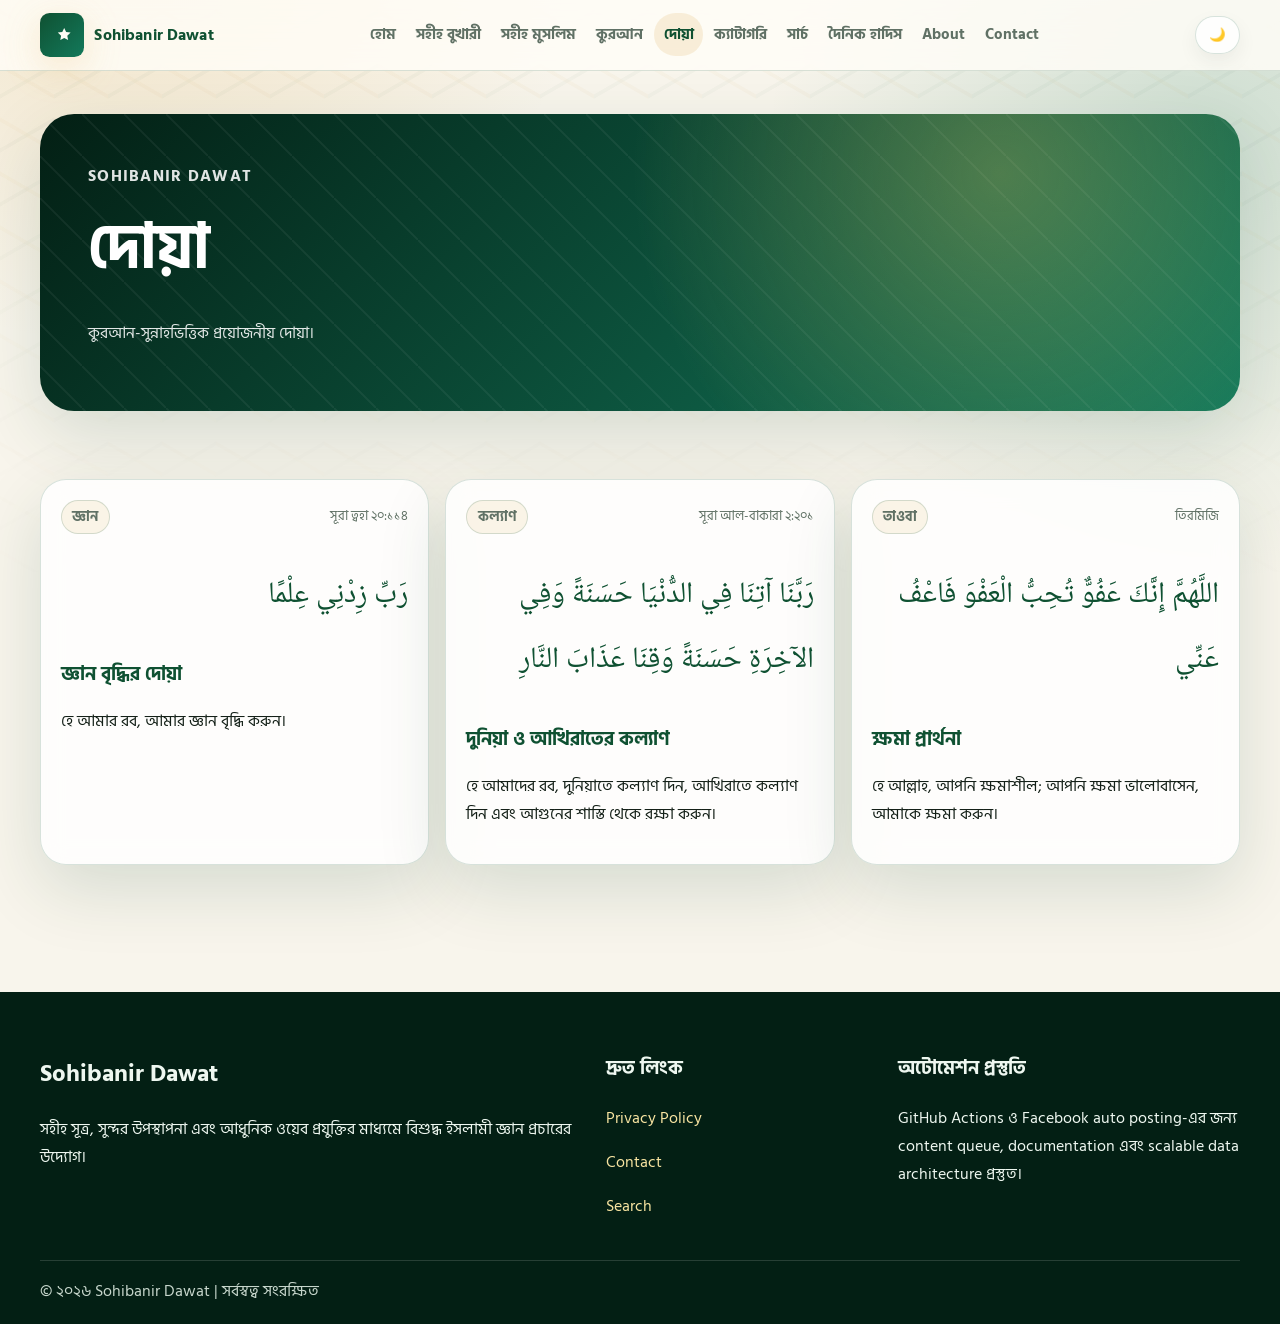
<file: pages/dua.html>
<!DOCTYPE html>
<html lang="bn" data-theme="light">
<head>
  <meta charset="UTF-8">
  <meta name="viewport" content="width=device-width, initial-scale=1.0">
  <meta name="description" content="কুরআন-সুন্নাহভিত্তিক প্রয়োজনীয় দোয়া।">
  <meta name="theme-color" content="#0f5132">
  <meta name="color-scheme" content="light dark">
  <meta name="robots" content="index, follow">
  <link rel="canonical" href="https://example.github.io/sohibanir-dawat/pages/dua.html">
  <meta property="og:title" content="দোয়া | Sohibanir Dawat">
  <meta property="og:description" content="কুরআন-সুন্নাহভিত্তিক প্রয়োজনীয় দোয়া।">
  <meta property="og:type" content="website">
  <meta property="og:url" content="https://example.github.io/sohibanir-dawat/pages/dua.html">
  <meta property="og:image" content="https://example.github.io/sohibanir-dawat/assets/img/og-image.svg">
  <meta name="twitter:card" content="summary_large_image">
  <title>দোয়া | Sohibanir Dawat</title>
  <link rel="icon" href="../assets/img/favicon.svg" type="image/svg+xml">
  <link rel="manifest" href="../manifest.webmanifest">
  <link rel="apple-touch-icon" href="../assets/img/favicon.svg">
  <link rel="preconnect" href="https://fonts.googleapis.com">
  <link rel="preconnect" href="https://fonts.gstatic.com" crossorigin>
  <link href="https://fonts.googleapis.com/css2?family=Amiri:wght@400;700&family=Noto+Naskh+Arabic:wght@500;700&family=Hind+Siliguri:wght@400;500;600;700;800&display=swap" rel="stylesheet">
  <link rel="stylesheet" href="../assets/css/styles.css">
</head>
<body>
<a class="skip-link" href="#main">মূল কনটেন্টে যান</a>
<header class="site-header">
  <div class="container nav">
    <a class="brand" href="../index.html" aria-label="Sohibanir Dawat home"><img class="brand-mark" src="../assets/img/favicon.svg" alt=""><span>Sohibanir Dawat</span></a>
    <nav class="nav-links" aria-label="প্রধান মেনু"><a class="" href="../index.html">হোম</a><a class="" href="../pages/sahih-bukhari.html">সহীহ বুখারী</a><a class="" href="../pages/sahih-muslim.html">সহীহ মুসলিম</a><a class="" href="../pages/quran.html">কুরআন</a><a class="active" href="../pages/dua.html">দোয়া</a><a class="" href="../pages/categories.html">ক্যাটাগরি</a><a class="" href="../pages/search.html">সার্চ</a><a class="" href="../pages/daily-hadith.html">দৈনিক হাদিস</a><a class="" href="../pages/about.html">About</a><a class="" href="../pages/contact.html">Contact</a></nav>
    <div class="nav-actions"><button class="icon-btn" data-theme-toggle aria-label="থিম পরিবর্তন">🌙</button><button class="menu-btn" id="menu-toggle" aria-label="মেনু" aria-expanded="false">☰</button></div>
  </div>
  <div class="container mobile-menu" id="mobile-menu"><a class="" href="../index.html">হোম</a><a class="" href="../pages/sahih-bukhari.html">সহীহ বুখারী</a><a class="" href="../pages/sahih-muslim.html">সহীহ মুসলিম</a><a class="" href="../pages/quran.html">কুরআন</a><a class="active" href="../pages/dua.html">দোয়া</a><a class="" href="../pages/categories.html">ক্যাটাগরি</a><a class="" href="../pages/search.html">সার্চ</a><a class="" href="../pages/daily-hadith.html">দৈনিক হাদিস</a><a class="" href="../pages/about.html">About</a><a class="" href="../pages/contact.html">Contact</a><a href="../pages/privacy.html">Privacy</a></div>
</header>
<main id="main" class="container"><section class="page-hero"><p class="section-kicker">Sohibanir Dawat</p><h1>দোয়া</h1><p>কুরআন-সুন্নাহভিত্তিক প্রয়োজনীয় দোয়া।</p></section><section class="section"><div class="grid cards" data-render="dua"></div></section></main>
<footer class="footer"><div class="container footer-grid"><div><h2>Sohibanir Dawat</h2><p>সহীহ সূত্র, সুন্দর উপস্থাপনা এবং আধুনিক ওয়েব প্রযুক্তির মাধ্যমে বিশুদ্ধ ইসলামী জ্ঞান প্রচারের উদ্যোগ।</p></div><div><h3>দ্রুত লিংক</h3><p><a href="../pages/privacy.html">Privacy Policy</a></p><p><a href="../pages/contact.html">Contact</a></p><p><a href="../pages/search.html">Search</a></p></div><div><h3>অটোমেশন প্রস্তুতি</h3><p>GitHub Actions ও Facebook auto posting-এর জন্য content queue, documentation এবং scalable data architecture প্রস্তুত।</p></div></div><div class="container copyright">© ২০২৬ Sohibanir Dawat | সর্বস্বত্ব সংরক্ষিত</div></footer>
<script src="../assets/js/content.js"></script><script src="../assets/js/main.js"></script>
</body></html>
</file>
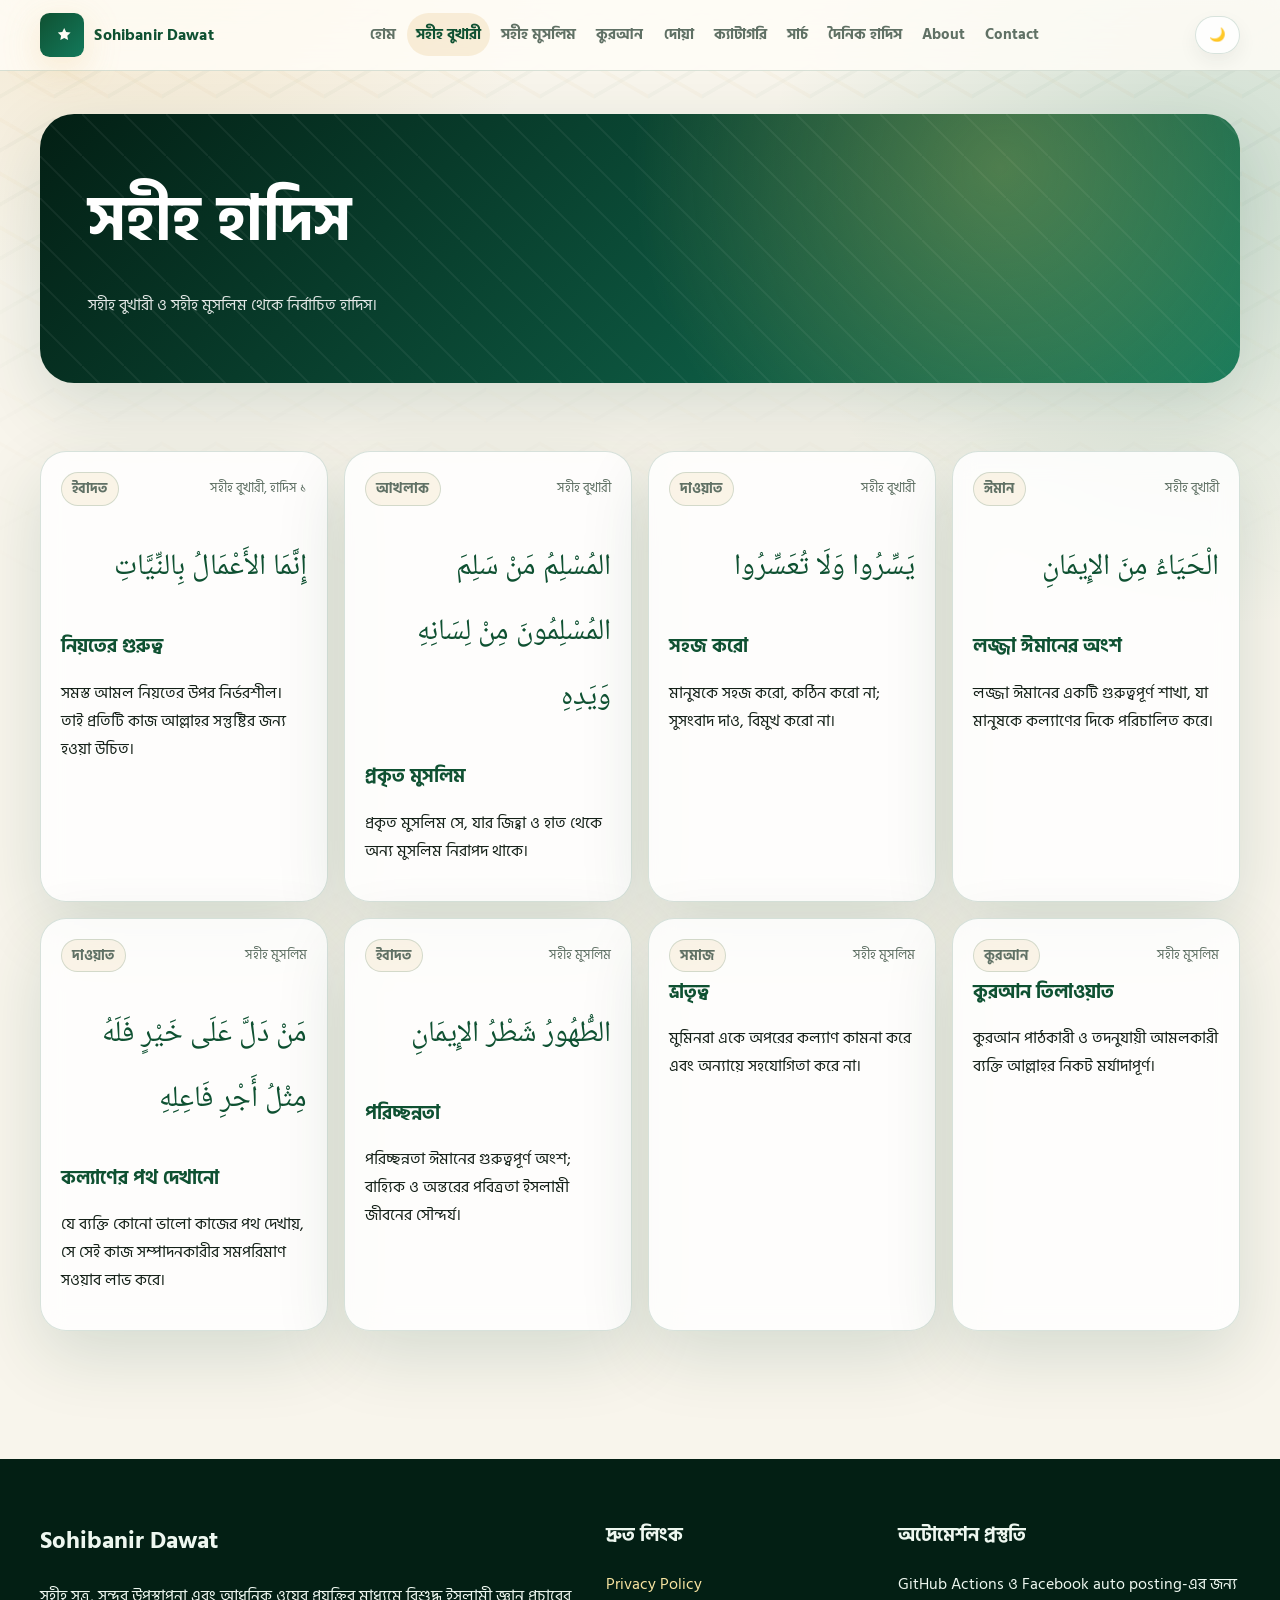
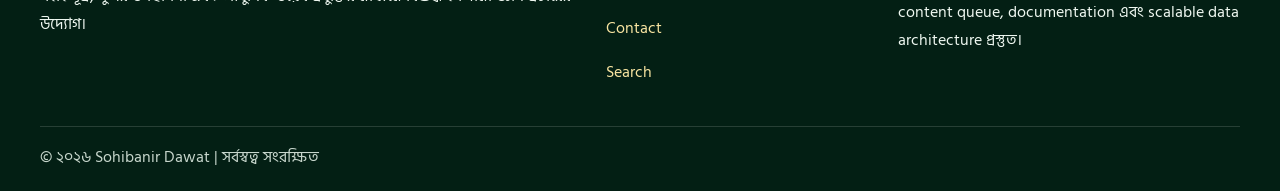
<file: pages/hadith.html>
<!DOCTYPE html>
<html lang="bn" data-theme="light">
<head>
  <meta charset="UTF-8">
  <meta name="viewport" content="width=device-width, initial-scale=1.0">
  <meta name="description" content="কুরআন, সহীহ বুখারী, সহীহ মুসলিম, দোয়া, দৈনিক হাদিস ও বিষয়ভিত্তিক ইসলামী জ্ঞানের প্রিমিয়াম বাংলা প্ল্যাটফর্ম।">
  <meta name="theme-color" content="#0f5132">
  <meta name="color-scheme" content="light dark">
  <meta name="robots" content="index, follow">
  <link rel="canonical" href="https://example.github.io/sohibanir-dawat/pages/hadith.html">
  <meta property="og:title" content="সহীহ হাদিস | Sohibanir Dawat">
  <meta property="og:description" content="কুরআন, সহীহ বুখারী, সহীহ মুসলিম, দোয়া, দৈনিক হাদিস ও বিষয়ভিত্তিক ইসলামী জ্ঞানের প্রিমিয়াম বাংলা প্ল্যাটফর্ম।">
  <meta property="og:type" content="website">
  <meta property="og:url" content="https://example.github.io/sohibanir-dawat/pages/hadith.html">
  <meta property="og:image" content="https://example.github.io/sohibanir-dawat/assets/img/og-image.svg">
  <meta name="twitter:card" content="summary_large_image">
  <title>সহীহ হাদিস | Sohibanir Dawat</title>
  <link rel="icon" href="../assets/img/favicon.svg" type="image/svg+xml">
  <link rel="manifest" href="../manifest.webmanifest">
  <link rel="apple-touch-icon" href="../assets/img/favicon.svg">
  <link rel="preconnect" href="https://fonts.googleapis.com">
  <link rel="preconnect" href="https://fonts.gstatic.com" crossorigin>
  <link href="https://fonts.googleapis.com/css2?family=Amiri:wght@400;700&family=Noto+Naskh+Arabic:wght@500;700&family=Hind+Siliguri:wght@400;500;600;700;800&display=swap" rel="stylesheet">
  <link rel="stylesheet" href="../assets/css/styles.css">
</head>
<body>
<a class="skip-link" href="#main">মূল কনটেন্টে যান</a>
<header class="site-header">
  <div class="container nav">
    <a class="brand" href="../index.html" aria-label="Sohibanir Dawat home"><img class="brand-mark" src="../assets/img/favicon.svg" alt=""><span>Sohibanir Dawat</span></a>
    <nav class="nav-links" aria-label="প্রধান মেনু"><a class="" href="../index.html">হোম</a><a class="active" href="../pages/sahih-bukhari.html">সহীহ বুখারী</a><a class="" href="../pages/sahih-muslim.html">সহীহ মুসলিম</a><a class="" href="../pages/quran.html">কুরআন</a><a class="" href="../pages/dua.html">দোয়া</a><a class="" href="../pages/categories.html">ক্যাটাগরি</a><a class="" href="../pages/search.html">সার্চ</a><a class="" href="../pages/daily-hadith.html">দৈনিক হাদিস</a><a class="" href="../pages/about.html">About</a><a class="" href="../pages/contact.html">Contact</a></nav>
    <div class="nav-actions"><button class="icon-btn" data-theme-toggle aria-label="থিম পরিবর্তন">🌙</button><button class="menu-btn" id="menu-toggle" aria-label="মেনু" aria-expanded="false">☰</button></div>
  </div>
  <div class="container mobile-menu" id="mobile-menu"><a class="" href="../index.html">হোম</a><a class="active" href="../pages/sahih-bukhari.html">সহীহ বুখারী</a><a class="" href="../pages/sahih-muslim.html">সহীহ মুসলিম</a><a class="" href="../pages/quran.html">কুরআন</a><a class="" href="../pages/dua.html">দোয়া</a><a class="" href="../pages/categories.html">ক্যাটাগরি</a><a class="" href="../pages/search.html">সার্চ</a><a class="" href="../pages/daily-hadith.html">দৈনিক হাদিস</a><a class="" href="../pages/about.html">About</a><a class="" href="../pages/contact.html">Contact</a><a href="../pages/privacy.html">Privacy</a></div>
</header>
<main id="main" class="container"><section class="page-hero"><h1>সহীহ হাদিস</h1><p>সহীহ বুখারী ও সহীহ মুসলিম থেকে নির্বাচিত হাদিস।</p></section><section class="section"><div class="grid cards" data-render="hadith"></div></section></main>
<footer class="footer"><div class="container footer-grid"><div><h2>Sohibanir Dawat</h2><p>সহীহ সূত্র, সুন্দর উপস্থাপনা এবং আধুনিক ওয়েব প্রযুক্তির মাধ্যমে বিশুদ্ধ ইসলামী জ্ঞান প্রচারের উদ্যোগ।</p></div><div><h3>দ্রুত লিংক</h3><p><a href="../pages/privacy.html">Privacy Policy</a></p><p><a href="../pages/contact.html">Contact</a></p><p><a href="../pages/search.html">Search</a></p></div><div><h3>অটোমেশন প্রস্তুতি</h3><p>GitHub Actions ও Facebook auto posting-এর জন্য content queue, documentation এবং scalable data architecture প্রস্তুত।</p></div></div><div class="container copyright">© ২০২৬ Sohibanir Dawat | সর্বস্বত্ব সংরক্ষিত</div></footer>
<script src="../assets/js/content.js"></script><script src="../assets/js/main.js"></script>
</body></html>
</file>
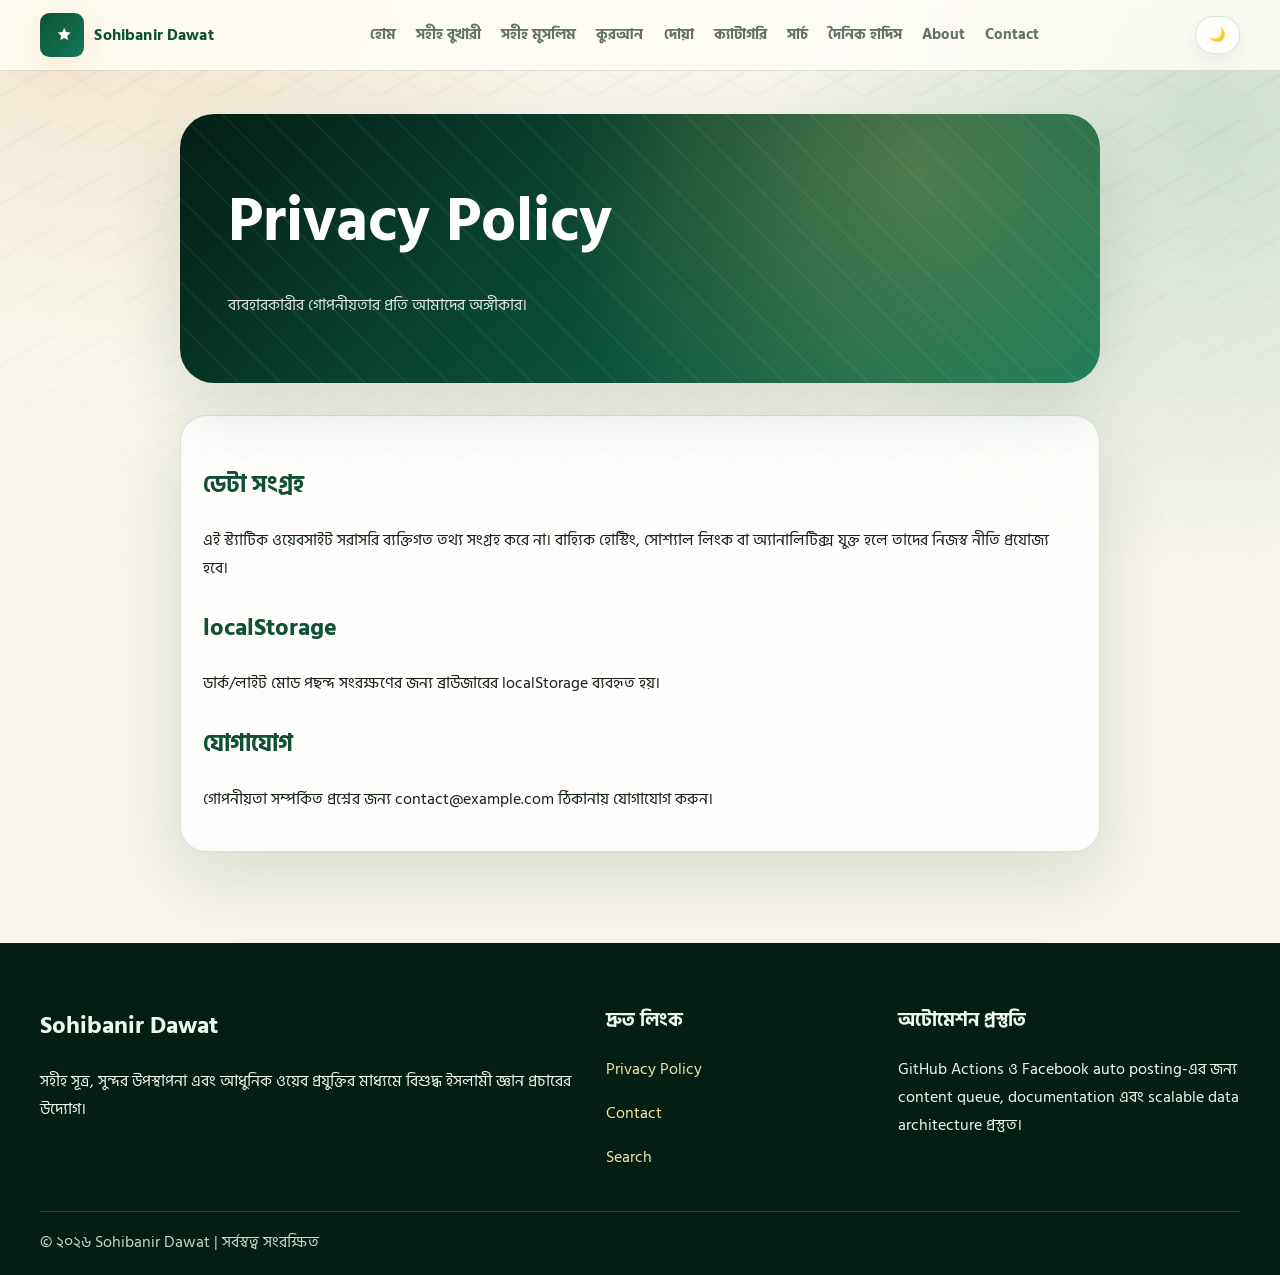
<file: pages/privacy.html>
<!DOCTYPE html>
<html lang="bn" data-theme="light">
<head>
  <meta charset="UTF-8">
  <meta name="viewport" content="width=device-width, initial-scale=1.0">
  <meta name="description" content="কুরআন, সহীহ বুখারী, সহীহ মুসলিম, দোয়া, দৈনিক হাদিস ও বিষয়ভিত্তিক ইসলামী জ্ঞানের প্রিমিয়াম বাংলা প্ল্যাটফর্ম।">
  <meta name="theme-color" content="#0f5132">
  <meta name="color-scheme" content="light dark">
  <meta name="robots" content="index, follow">
  <link rel="canonical" href="https://example.github.io/sohibanir-dawat/pages/privacy.html">
  <meta property="og:title" content="Privacy Policy | Sohibanir Dawat">
  <meta property="og:description" content="কুরআন, সহীহ বুখারী, সহীহ মুসলিম, দোয়া, দৈনিক হাদিস ও বিষয়ভিত্তিক ইসলামী জ্ঞানের প্রিমিয়াম বাংলা প্ল্যাটফর্ম।">
  <meta property="og:type" content="website">
  <meta property="og:url" content="https://example.github.io/sohibanir-dawat/pages/privacy.html">
  <meta property="og:image" content="https://example.github.io/sohibanir-dawat/assets/img/og-image.svg">
  <meta name="twitter:card" content="summary_large_image">
  <title>Privacy Policy | Sohibanir Dawat</title>
  <link rel="icon" href="../assets/img/favicon.svg" type="image/svg+xml">
  <link rel="manifest" href="../manifest.webmanifest">
  <link rel="apple-touch-icon" href="../assets/img/favicon.svg">
  <link rel="preconnect" href="https://fonts.googleapis.com">
  <link rel="preconnect" href="https://fonts.gstatic.com" crossorigin>
  <link href="https://fonts.googleapis.com/css2?family=Amiri:wght@400;700&family=Noto+Naskh+Arabic:wght@500;700&family=Hind+Siliguri:wght@400;500;600;700;800&display=swap" rel="stylesheet">
  <link rel="stylesheet" href="../assets/css/styles.css">
</head>
<body>
<a class="skip-link" href="#main">মূল কনটেন্টে যান</a>
<header class="site-header">
  <div class="container nav">
    <a class="brand" href="../index.html" aria-label="Sohibanir Dawat home"><img class="brand-mark" src="../assets/img/favicon.svg" alt=""><span>Sohibanir Dawat</span></a>
    <nav class="nav-links" aria-label="প্রধান মেনু"><a class="" href="../index.html">হোম</a><a class="" href="../pages/sahih-bukhari.html">সহীহ বুখারী</a><a class="" href="../pages/sahih-muslim.html">সহীহ মুসলিম</a><a class="" href="../pages/quran.html">কুরআন</a><a class="" href="../pages/dua.html">দোয়া</a><a class="" href="../pages/categories.html">ক্যাটাগরি</a><a class="" href="../pages/search.html">সার্চ</a><a class="" href="../pages/daily-hadith.html">দৈনিক হাদিস</a><a class="" href="../pages/about.html">About</a><a class="" href="../pages/contact.html">Contact</a></nav>
    <div class="nav-actions"><button class="icon-btn" data-theme-toggle aria-label="থিম পরিবর্তন">🌙</button><button class="menu-btn" id="menu-toggle" aria-label="মেনু" aria-expanded="false">☰</button></div>
  </div>
  <div class="container mobile-menu" id="mobile-menu"><a class="" href="../index.html">হোম</a><a class="" href="../pages/sahih-bukhari.html">সহীহ বুখারী</a><a class="" href="../pages/sahih-muslim.html">সহীহ মুসলিম</a><a class="" href="../pages/quran.html">কুরআন</a><a class="" href="../pages/dua.html">দোয়া</a><a class="" href="../pages/categories.html">ক্যাটাগরি</a><a class="" href="../pages/search.html">সার্চ</a><a class="" href="../pages/daily-hadith.html">দৈনিক হাদিস</a><a class="" href="../pages/about.html">About</a><a class="" href="../pages/contact.html">Contact</a><a href="../pages/privacy.html">Privacy</a></div>
</header>
<main id="main" class="container article"><section class="page-hero"><h1>Privacy Policy</h1><p>ব্যবহারকারীর গোপনীয়তার প্রতি আমাদের অঙ্গীকার।</p></section><div class="content-stack"><h2>ডেটা সংগ্রহ</h2><p>এই স্ট্যাটিক ওয়েবসাইট সরাসরি ব্যক্তিগত তথ্য সংগ্রহ করে না। বাহ্যিক হোস্টিং, সোশ্যাল লিংক বা অ্যানালিটিক্স যুক্ত হলে তাদের নিজস্ব নীতি প্রযোজ্য হবে।</p><h2>localStorage</h2><p>ডার্ক/লাইট মোড পছন্দ সংরক্ষণের জন্য ব্রাউজারের localStorage ব্যবহৃত হয়।</p><h2>যোগাযোগ</h2><p>গোপনীয়তা সম্পর্কিত প্রশ্নের জন্য contact@example.com ঠিকানায় যোগাযোগ করুন।</p></div></main>
<footer class="footer"><div class="container footer-grid"><div><h2>Sohibanir Dawat</h2><p>সহীহ সূত্র, সুন্দর উপস্থাপনা এবং আধুনিক ওয়েব প্রযুক্তির মাধ্যমে বিশুদ্ধ ইসলামী জ্ঞান প্রচারের উদ্যোগ।</p></div><div><h3>দ্রুত লিংক</h3><p><a href="../pages/privacy.html">Privacy Policy</a></p><p><a href="../pages/contact.html">Contact</a></p><p><a href="../pages/search.html">Search</a></p></div><div><h3>অটোমেশন প্রস্তুতি</h3><p>GitHub Actions ও Facebook auto posting-এর জন্য content queue, documentation এবং scalable data architecture প্রস্তুত।</p></div></div><div class="container copyright">© ২০২৬ Sohibanir Dawat | সর্বস্বত্ব সংরক্ষিত</div></footer>
<script src="../assets/js/content.js"></script><script src="../assets/js/main.js"></script>
</body></html>
</file>
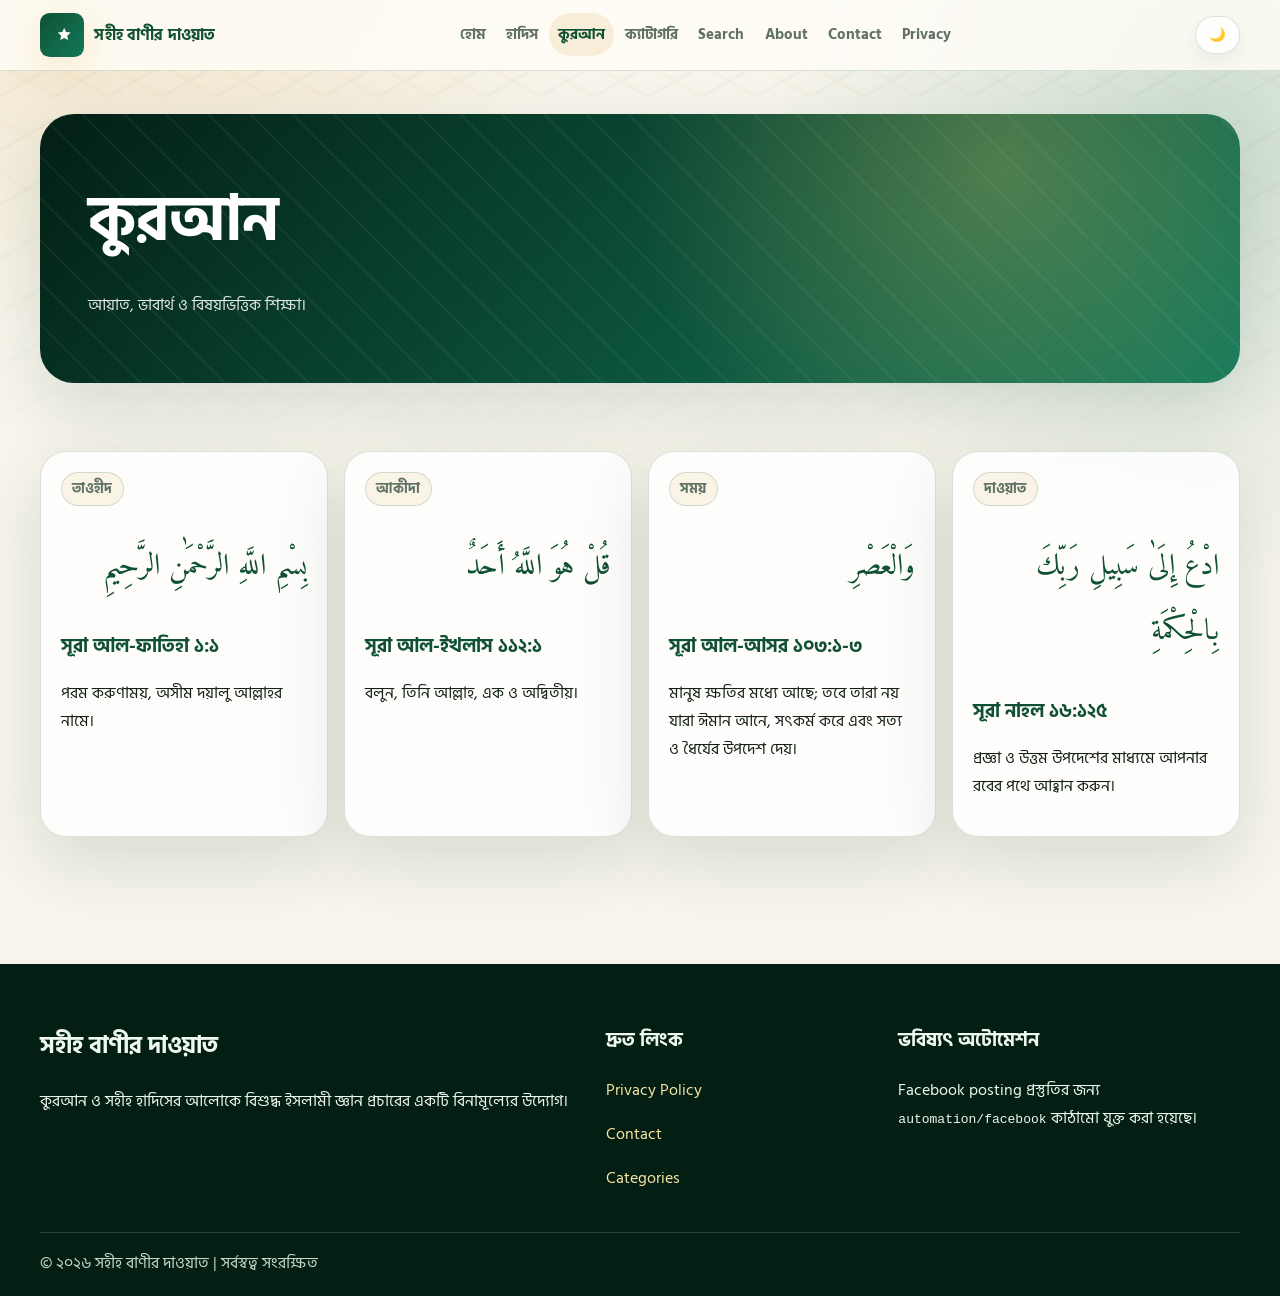
<file: pages/quran.html>
<!DOCTYPE html>
<html lang="bn" data-theme="light">
<head>
  <meta charset="UTF-8">
  <meta name="viewport" content="width=device-width, initial-scale=1.0">
  <meta name="description" content="কুরআনের নির্বাচিত আয়াত, বাংলা ভাবার্থ ও বিষয়ভিত্তিক শিক্ষা।">
  <meta name="theme-color" content="#0f5132">
  <meta property="og:title" content="কুরআন | সহীহ বাণীর দাওয়াত">
  <meta property="og:description" content="কুরআনের নির্বাচিত আয়াত, বাংলা ভাবার্থ ও বিষয়ভিত্তিক শিক্ষা।">
  <meta property="og:type" content="website">
  <title>কুরআন | সহীহ বাণীর দাওয়াত</title>
  <link rel="icon" href="../assets/img/favicon.svg" type="image/svg+xml">
  <link rel="preconnect" href="https://fonts.googleapis.com">
  <link rel="preconnect" href="https://fonts.gstatic.com" crossorigin>
  <link href="https://fonts.googleapis.com/css2?family=Amiri:wght@400;700&family=Hind+Siliguri:wght@400;500;600;700;800&display=swap" rel="stylesheet">
  <link rel="stylesheet" href="../assets/css/styles.css">
</head>
<body>
<a class="skip-link" href="#main">মূল কনটেন্টে যান</a>
<header class="site-header">
  <div class="container nav">
    <a class="brand" href="../index.html"><img class="brand-mark" src="../assets/img/favicon.svg" alt=""><span>সহীহ বাণীর দাওয়াত</span></a>
    <nav class="nav-links" aria-label="প্রধান মেনু"><a class="" href="../index.html">হোম</a><a class="" href="../pages/hadith.html">হাদিস</a><a class="active" href="../pages/quran.html">কুরআন</a><a class="" href="../pages/categories.html">ক্যাটাগরি</a><a class="" href="../index.html#search">Search</a><a class="" href="../pages/about.html">About</a><a class="" href="../pages/contact.html">Contact</a><a class="" href="../pages/privacy.html">Privacy</a></nav>
    <div class="nav-actions"><button class="icon-btn" data-theme-toggle aria-label="ডার্ক মোড">🌙</button><button class="menu-btn" id="menu-toggle" aria-label="মেনু" aria-expanded="false">☰</button></div>
  </div>
  <div class="container mobile-menu" id="mobile-menu"><a class="" href="../index.html">হোম</a><a class="" href="../pages/hadith.html">হাদিস</a><a class="active" href="../pages/quran.html">কুরআন</a><a class="" href="../pages/categories.html">ক্যাটাগরি</a><a class="" href="../index.html#search">Search</a><a class="" href="../pages/about.html">About</a><a class="" href="../pages/contact.html">Contact</a><a class="" href="../pages/privacy.html">Privacy</a></div>
</header>
<main id="main" class="container"><section class="page-hero"><h1>কুরআন</h1><p>আয়াত, ভাবার্থ ও বিষয়ভিত্তিক শিক্ষা।</p></section><section class="section"><div class="grid cards" data-render="quran"></div></section></main>
<footer class="footer"><div class="container footer-grid"><div><h2>সহীহ বাণীর দাওয়াত</h2><p>কুরআন ও সহীহ হাদিসের আলোকে বিশুদ্ধ ইসলামী জ্ঞান প্রচারের একটি বিনামূল্যের উদ্যোগ।</p></div><div><h3>দ্রুত লিংক</h3><p><a href="../pages/privacy.html">Privacy Policy</a></p><p><a href="../pages/contact.html">Contact</a></p><p><a href="../pages/categories.html">Categories</a></p></div><div><h3>ভবিষ্যৎ অটোমেশন</h3><p>Facebook posting প্রস্তুতির জন্য <code>automation/facebook</code> কাঠামো যুক্ত করা হয়েছে।</p></div></div><div class="container copyright">© ২০২৬ সহীহ বাণীর দাওয়াত | সর্বস্বত্ব সংরক্ষিত</div></footer>
<script src="../assets/js/content.js"></script><script src="../assets/js/main.js"></script>
</body></html>
</file>
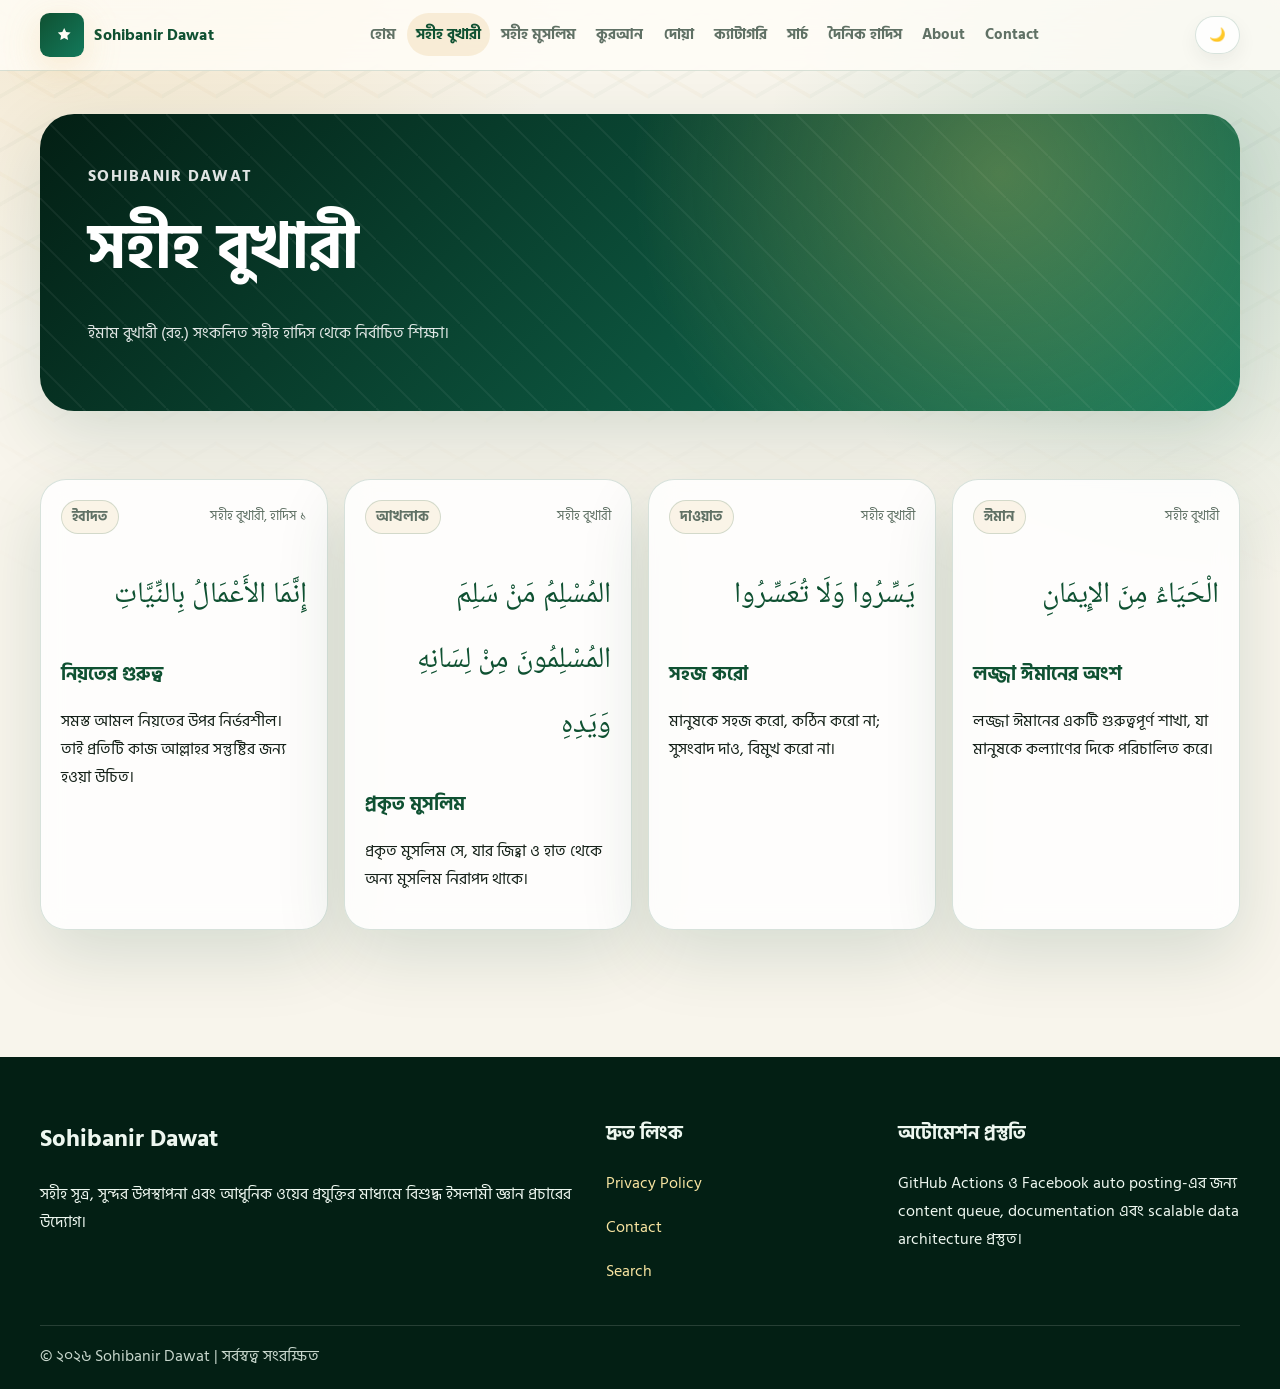
<file: pages/sahih-bukhari.html>
<!DOCTYPE html>
<html lang="bn" data-theme="light">
<head>
  <meta charset="UTF-8">
  <meta name="viewport" content="width=device-width, initial-scale=1.0">
  <meta name="description" content="ইমাম বুখারী (রহ.) সংকলিত সহীহ হাদিস থেকে নির্বাচিত শিক্ষা।">
  <meta name="theme-color" content="#0f5132">
  <meta name="color-scheme" content="light dark">
  <meta name="robots" content="index, follow">
  <link rel="canonical" href="https://example.github.io/sohibanir-dawat/pages/sahih-bukhari.html">
  <meta property="og:title" content="সহীহ বুখারী | Sohibanir Dawat">
  <meta property="og:description" content="ইমাম বুখারী (রহ.) সংকলিত সহীহ হাদিস থেকে নির্বাচিত শিক্ষা।">
  <meta property="og:type" content="website">
  <meta property="og:url" content="https://example.github.io/sohibanir-dawat/pages/sahih-bukhari.html">
  <meta property="og:image" content="https://example.github.io/sohibanir-dawat/assets/img/og-image.svg">
  <meta name="twitter:card" content="summary_large_image">
  <title>সহীহ বুখারী | Sohibanir Dawat</title>
  <link rel="icon" href="../assets/img/favicon.svg" type="image/svg+xml">
  <link rel="manifest" href="../manifest.webmanifest">
  <link rel="apple-touch-icon" href="../assets/img/favicon.svg">
  <link rel="preconnect" href="https://fonts.googleapis.com">
  <link rel="preconnect" href="https://fonts.gstatic.com" crossorigin>
  <link href="https://fonts.googleapis.com/css2?family=Amiri:wght@400;700&family=Noto+Naskh+Arabic:wght@500;700&family=Hind+Siliguri:wght@400;500;600;700;800&display=swap" rel="stylesheet">
  <link rel="stylesheet" href="../assets/css/styles.css">
</head>
<body>
<a class="skip-link" href="#main">মূল কনটেন্টে যান</a>
<header class="site-header">
  <div class="container nav">
    <a class="brand" href="../index.html" aria-label="Sohibanir Dawat home"><img class="brand-mark" src="../assets/img/favicon.svg" alt=""><span>Sohibanir Dawat</span></a>
    <nav class="nav-links" aria-label="প্রধান মেনু"><a class="" href="../index.html">হোম</a><a class="active" href="../pages/sahih-bukhari.html">সহীহ বুখারী</a><a class="" href="../pages/sahih-muslim.html">সহীহ মুসলিম</a><a class="" href="../pages/quran.html">কুরআন</a><a class="" href="../pages/dua.html">দোয়া</a><a class="" href="../pages/categories.html">ক্যাটাগরি</a><a class="" href="../pages/search.html">সার্চ</a><a class="" href="../pages/daily-hadith.html">দৈনিক হাদিস</a><a class="" href="../pages/about.html">About</a><a class="" href="../pages/contact.html">Contact</a></nav>
    <div class="nav-actions"><button class="icon-btn" data-theme-toggle aria-label="থিম পরিবর্তন">🌙</button><button class="menu-btn" id="menu-toggle" aria-label="মেনু" aria-expanded="false">☰</button></div>
  </div>
  <div class="container mobile-menu" id="mobile-menu"><a class="" href="../index.html">হোম</a><a class="active" href="../pages/sahih-bukhari.html">সহীহ বুখারী</a><a class="" href="../pages/sahih-muslim.html">সহীহ মুসলিম</a><a class="" href="../pages/quran.html">কুরআন</a><a class="" href="../pages/dua.html">দোয়া</a><a class="" href="../pages/categories.html">ক্যাটাগরি</a><a class="" href="../pages/search.html">সার্চ</a><a class="" href="../pages/daily-hadith.html">দৈনিক হাদিস</a><a class="" href="../pages/about.html">About</a><a class="" href="../pages/contact.html">Contact</a><a href="../pages/privacy.html">Privacy</a></div>
</header>
<main id="main" class="container"><section class="page-hero"><p class="section-kicker">Sohibanir Dawat</p><h1>সহীহ বুখারী</h1><p>ইমাম বুখারী (রহ.) সংকলিত সহীহ হাদিস থেকে নির্বাচিত শিক্ষা।</p></section><section class="section"><div class="grid cards" data-render="bukhari"></div></section></main>
<footer class="footer"><div class="container footer-grid"><div><h2>Sohibanir Dawat</h2><p>সহীহ সূত্র, সুন্দর উপস্থাপনা এবং আধুনিক ওয়েব প্রযুক্তির মাধ্যমে বিশুদ্ধ ইসলামী জ্ঞান প্রচারের উদ্যোগ।</p></div><div><h3>দ্রুত লিংক</h3><p><a href="../pages/privacy.html">Privacy Policy</a></p><p><a href="../pages/contact.html">Contact</a></p><p><a href="../pages/search.html">Search</a></p></div><div><h3>অটোমেশন প্রস্তুতি</h3><p>GitHub Actions ও Facebook auto posting-এর জন্য content queue, documentation এবং scalable data architecture প্রস্তুত।</p></div></div><div class="container copyright">© ২০২৬ Sohibanir Dawat | সর্বস্বত্ব সংরক্ষিত</div></footer>
<script src="../assets/js/content.js"></script><script src="../assets/js/main.js"></script>
</body></html>
</file>
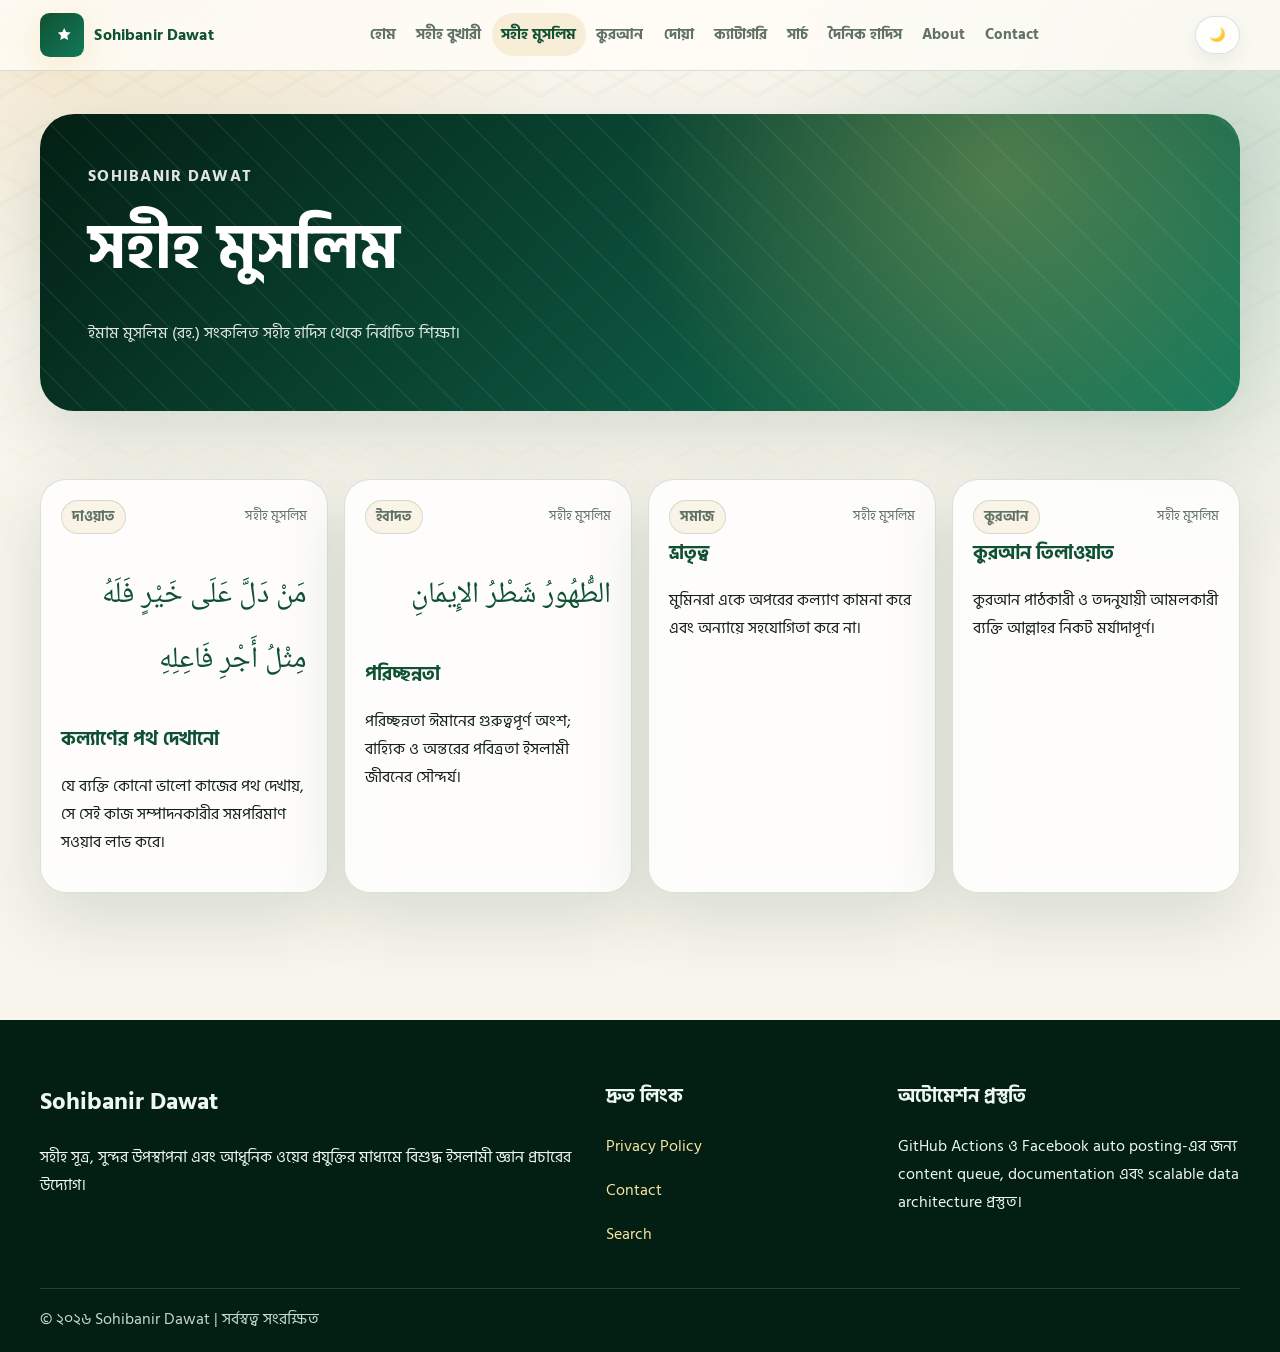
<file: pages/sahih-muslim.html>
<!DOCTYPE html>
<html lang="bn" data-theme="light">
<head>
  <meta charset="UTF-8">
  <meta name="viewport" content="width=device-width, initial-scale=1.0">
  <meta name="description" content="ইমাম মুসলিম (রহ.) সংকলিত সহীহ হাদিস থেকে নির্বাচিত শিক্ষা।">
  <meta name="theme-color" content="#0f5132">
  <meta name="color-scheme" content="light dark">
  <meta name="robots" content="index, follow">
  <link rel="canonical" href="https://example.github.io/sohibanir-dawat/pages/sahih-muslim.html">
  <meta property="og:title" content="সহীহ মুসলিম | Sohibanir Dawat">
  <meta property="og:description" content="ইমাম মুসলিম (রহ.) সংকলিত সহীহ হাদিস থেকে নির্বাচিত শিক্ষা।">
  <meta property="og:type" content="website">
  <meta property="og:url" content="https://example.github.io/sohibanir-dawat/pages/sahih-muslim.html">
  <meta property="og:image" content="https://example.github.io/sohibanir-dawat/assets/img/og-image.svg">
  <meta name="twitter:card" content="summary_large_image">
  <title>সহীহ মুসলিম | Sohibanir Dawat</title>
  <link rel="icon" href="../assets/img/favicon.svg" type="image/svg+xml">
  <link rel="manifest" href="../manifest.webmanifest">
  <link rel="apple-touch-icon" href="../assets/img/favicon.svg">
  <link rel="preconnect" href="https://fonts.googleapis.com">
  <link rel="preconnect" href="https://fonts.gstatic.com" crossorigin>
  <link href="https://fonts.googleapis.com/css2?family=Amiri:wght@400;700&family=Noto+Naskh+Arabic:wght@500;700&family=Hind+Siliguri:wght@400;500;600;700;800&display=swap" rel="stylesheet">
  <link rel="stylesheet" href="../assets/css/styles.css">
</head>
<body>
<a class="skip-link" href="#main">মূল কনটেন্টে যান</a>
<header class="site-header">
  <div class="container nav">
    <a class="brand" href="../index.html" aria-label="Sohibanir Dawat home"><img class="brand-mark" src="../assets/img/favicon.svg" alt=""><span>Sohibanir Dawat</span></a>
    <nav class="nav-links" aria-label="প্রধান মেনু"><a class="" href="../index.html">হোম</a><a class="" href="../pages/sahih-bukhari.html">সহীহ বুখারী</a><a class="active" href="../pages/sahih-muslim.html">সহীহ মুসলিম</a><a class="" href="../pages/quran.html">কুরআন</a><a class="" href="../pages/dua.html">দোয়া</a><a class="" href="../pages/categories.html">ক্যাটাগরি</a><a class="" href="../pages/search.html">সার্চ</a><a class="" href="../pages/daily-hadith.html">দৈনিক হাদিস</a><a class="" href="../pages/about.html">About</a><a class="" href="../pages/contact.html">Contact</a></nav>
    <div class="nav-actions"><button class="icon-btn" data-theme-toggle aria-label="থিম পরিবর্তন">🌙</button><button class="menu-btn" id="menu-toggle" aria-label="মেনু" aria-expanded="false">☰</button></div>
  </div>
  <div class="container mobile-menu" id="mobile-menu"><a class="" href="../index.html">হোম</a><a class="" href="../pages/sahih-bukhari.html">সহীহ বুখারী</a><a class="active" href="../pages/sahih-muslim.html">সহীহ মুসলিম</a><a class="" href="../pages/quran.html">কুরআন</a><a class="" href="../pages/dua.html">দোয়া</a><a class="" href="../pages/categories.html">ক্যাটাগরি</a><a class="" href="../pages/search.html">সার্চ</a><a class="" href="../pages/daily-hadith.html">দৈনিক হাদিস</a><a class="" href="../pages/about.html">About</a><a class="" href="../pages/contact.html">Contact</a><a href="../pages/privacy.html">Privacy</a></div>
</header>
<main id="main" class="container"><section class="page-hero"><p class="section-kicker">Sohibanir Dawat</p><h1>সহীহ মুসলিম</h1><p>ইমাম মুসলিম (রহ.) সংকলিত সহীহ হাদিস থেকে নির্বাচিত শিক্ষা।</p></section><section class="section"><div class="grid cards" data-render="muslim"></div></section></main>
<footer class="footer"><div class="container footer-grid"><div><h2>Sohibanir Dawat</h2><p>সহীহ সূত্র, সুন্দর উপস্থাপনা এবং আধুনিক ওয়েব প্রযুক্তির মাধ্যমে বিশুদ্ধ ইসলামী জ্ঞান প্রচারের উদ্যোগ।</p></div><div><h3>দ্রুত লিংক</h3><p><a href="../pages/privacy.html">Privacy Policy</a></p><p><a href="../pages/contact.html">Contact</a></p><p><a href="../pages/search.html">Search</a></p></div><div><h3>অটোমেশন প্রস্তুতি</h3><p>GitHub Actions ও Facebook auto posting-এর জন্য content queue, documentation এবং scalable data architecture প্রস্তুত।</p></div></div><div class="container copyright">© ২০২৬ Sohibanir Dawat | সর্বস্বত্ব সংরক্ষিত</div></footer>
<script src="../assets/js/content.js"></script><script src="../assets/js/main.js"></script>
</body></html>
</file>
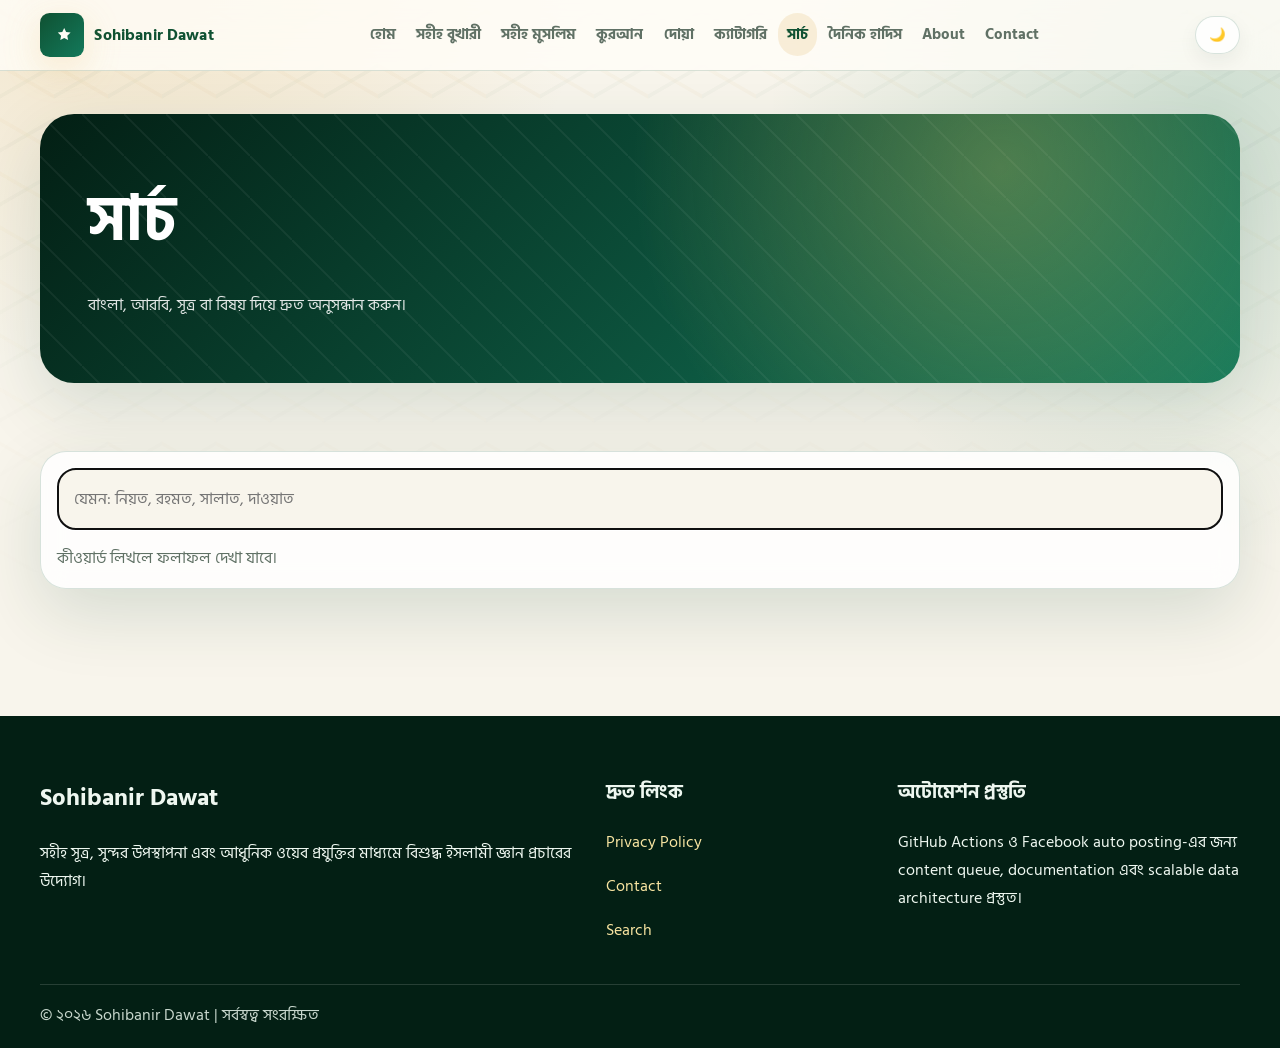
<file: pages/search.html>
<!DOCTYPE html>
<html lang="bn" data-theme="light">
<head>
  <meta charset="UTF-8">
  <meta name="viewport" content="width=device-width, initial-scale=1.0">
  <meta name="description" content="কুরআন, সহীহ বুখারী, সহীহ মুসলিম, দোয়া, দৈনিক হাদিস ও বিষয়ভিত্তিক ইসলামী জ্ঞানের প্রিমিয়াম বাংলা প্ল্যাটফর্ম।">
  <meta name="theme-color" content="#0f5132">
  <meta name="color-scheme" content="light dark">
  <meta name="robots" content="index, follow">
  <link rel="canonical" href="https://example.github.io/sohibanir-dawat/pages/search.html">
  <meta property="og:title" content="সার্চ | Sohibanir Dawat">
  <meta property="og:description" content="কুরআন, সহীহ বুখারী, সহীহ মুসলিম, দোয়া, দৈনিক হাদিস ও বিষয়ভিত্তিক ইসলামী জ্ঞানের প্রিমিয়াম বাংলা প্ল্যাটফর্ম।">
  <meta property="og:type" content="website">
  <meta property="og:url" content="https://example.github.io/sohibanir-dawat/pages/search.html">
  <meta property="og:image" content="https://example.github.io/sohibanir-dawat/assets/img/og-image.svg">
  <meta name="twitter:card" content="summary_large_image">
  <title>সার্চ | Sohibanir Dawat</title>
  <link rel="icon" href="../assets/img/favicon.svg" type="image/svg+xml">
  <link rel="manifest" href="../manifest.webmanifest">
  <link rel="apple-touch-icon" href="../assets/img/favicon.svg">
  <link rel="preconnect" href="https://fonts.googleapis.com">
  <link rel="preconnect" href="https://fonts.gstatic.com" crossorigin>
  <link href="https://fonts.googleapis.com/css2?family=Amiri:wght@400;700&family=Noto+Naskh+Arabic:wght@500;700&family=Hind+Siliguri:wght@400;500;600;700;800&display=swap" rel="stylesheet">
  <link rel="stylesheet" href="../assets/css/styles.css">
</head>
<body>
<a class="skip-link" href="#main">মূল কনটেন্টে যান</a>
<header class="site-header">
  <div class="container nav">
    <a class="brand" href="../index.html" aria-label="Sohibanir Dawat home"><img class="brand-mark" src="../assets/img/favicon.svg" alt=""><span>Sohibanir Dawat</span></a>
    <nav class="nav-links" aria-label="প্রধান মেনু"><a class="" href="../index.html">হোম</a><a class="" href="../pages/sahih-bukhari.html">সহীহ বুখারী</a><a class="" href="../pages/sahih-muslim.html">সহীহ মুসলিম</a><a class="" href="../pages/quran.html">কুরআন</a><a class="" href="../pages/dua.html">দোয়া</a><a class="" href="../pages/categories.html">ক্যাটাগরি</a><a class="active" href="../pages/search.html">সার্চ</a><a class="" href="../pages/daily-hadith.html">দৈনিক হাদিস</a><a class="" href="../pages/about.html">About</a><a class="" href="../pages/contact.html">Contact</a></nav>
    <div class="nav-actions"><button class="icon-btn" data-theme-toggle aria-label="থিম পরিবর্তন">🌙</button><button class="menu-btn" id="menu-toggle" aria-label="মেনু" aria-expanded="false">☰</button></div>
  </div>
  <div class="container mobile-menu" id="mobile-menu"><a class="" href="../index.html">হোম</a><a class="" href="../pages/sahih-bukhari.html">সহীহ বুখারী</a><a class="" href="../pages/sahih-muslim.html">সহীহ মুসলিম</a><a class="" href="../pages/quran.html">কুরআন</a><a class="" href="../pages/dua.html">দোয়া</a><a class="" href="../pages/categories.html">ক্যাটাগরি</a><a class="active" href="../pages/search.html">সার্চ</a><a class="" href="../pages/daily-hadith.html">দৈনিক হাদিস</a><a class="" href="../pages/about.html">About</a><a class="" href="../pages/contact.html">Contact</a><a href="../pages/privacy.html">Privacy</a></div>
</header>
<main id="main" class="container"><section class="page-hero"><h1>সার্চ</h1><p>বাংলা, আরবি, সূত্র বা বিষয় দিয়ে দ্রুত অনুসন্ধান করুন।</p></section><section class="section"><div class="search-panel"><input id="site-search" class="search-input" type="search" placeholder="যেমন: নিয়ত, রহমত, সালাত, দাওয়াত"><div id="search-results" class="result-list" aria-live="polite"></div></div></section></main>
<footer class="footer"><div class="container footer-grid"><div><h2>Sohibanir Dawat</h2><p>সহীহ সূত্র, সুন্দর উপস্থাপনা এবং আধুনিক ওয়েব প্রযুক্তির মাধ্যমে বিশুদ্ধ ইসলামী জ্ঞান প্রচারের উদ্যোগ।</p></div><div><h3>দ্রুত লিংক</h3><p><a href="../pages/privacy.html">Privacy Policy</a></p><p><a href="../pages/contact.html">Contact</a></p><p><a href="../pages/search.html">Search</a></p></div><div><h3>অটোমেশন প্রস্তুতি</h3><p>GitHub Actions ও Facebook auto posting-এর জন্য content queue, documentation এবং scalable data architecture প্রস্তুত।</p></div></div><div class="container copyright">© ২০২৬ Sohibanir Dawat | সর্বস্বত্ব সংরক্ষিত</div></footer>
<script src="../assets/js/content.js"></script><script src="../assets/js/main.js"></script>
</body></html>
</file>
<file: assets/css/styles.css>
:root{--green-950:#031f14;--green-900:#063622;--green-800:#0f5132;--green-700:#13795b;--green-600:#198754;--gold:#d9a441;--gold-soft:#f8df92;--white:#fffdf7;--cream:#f8f5ec;--ink:#142018;--muted:#607165;--card:rgba(255,255,255,.82);--border:rgba(15,81,50,.16);--shadow:0 24px 70px rgba(8,61,40,.14);--radius:26px;--max:1200px;color-scheme:light}[data-theme=dark]{--green-950:#020e09;--green-900:#061b12;--green-800:#30d596;--green-700:#22b17d;--green-600:#35d49b;--gold:#f2c766;--gold-soft:#ffe69c;--white:#07150e;--cream:#0b1d14;--ink:#edf8f1;--muted:#b8c8bd;--card:rgba(16,39,26,.82);--border:rgba(242,199,102,.21);--shadow:0 24px 70px rgba(0,0,0,.38);color-scheme:dark}*{box-sizing:border-box}html{scroll-behavior:smooth}body{margin:0;font-family:"Hind Siliguri",system-ui,-apple-system,Segoe UI,sans-serif;background:radial-gradient(circle at 10% -10%,rgba(217,164,65,.24),transparent 30rem),radial-gradient(circle at 95% 10%,rgba(19,121,91,.18),transparent 28rem),var(--cream);color:var(--ink);line-height:1.75}body:before{content:"";position:fixed;inset:0;pointer-events:none;opacity:.28;background-image:linear-gradient(30deg,transparent 47%,rgba(217,164,65,.15) 48% 52%,transparent 53%),linear-gradient(150deg,transparent 47%,rgba(15,81,50,.11) 48% 52%,transparent 53%);background-size:54px 54px;mask-image:linear-gradient(#000,transparent 70%)}a{color:inherit;text-decoration:none}img{max-width:100%;height:auto}.container{width:min(100% - 32px,var(--max));margin-inline:auto}.skip-link{position:absolute;left:-999px;top:12px;background:var(--gold);color:#111;padding:.7rem 1rem;border-radius:999px;z-index:100}.skip-link:focus{left:12px}.site-header{position:sticky;top:0;z-index:50;background:color-mix(in srgb,var(--white) 84%,transparent);backdrop-filter:blur(18px);border-bottom:1px solid var(--border)}.nav{display:flex;align-items:center;justify-content:space-between;gap:1rem;padding:.8rem 0}.brand{display:flex;align-items:center;gap:.65rem;font-weight:900;color:var(--green-800);white-space:nowrap;letter-spacing:.01em}.brand-mark{width:44px;height:44px;filter:drop-shadow(0 10px 18px rgba(217,164,65,.22))}.nav-links{display:none;align-items:center;gap:.1rem}.nav-links a{padding:.52rem .58rem;border-radius:999px;color:var(--muted);font-weight:800;font-size:.94rem}.nav-links a:hover,.nav-links a.active,.mobile-menu a.active{background:rgba(217,164,65,.16);color:var(--green-800)}.nav-actions{display:flex;gap:.45rem}.icon-btn,.menu-btn{border:1px solid var(--border);background:var(--card);color:var(--ink);border-radius:999px;padding:.65rem .8rem;cursor:pointer;box-shadow:0 8px 20px rgba(0,0,0,.06)}.mobile-menu{display:none;padding:0 0 1rem}.mobile-menu.open{display:grid;gap:.35rem}.mobile-menu a{padding:.8rem 1rem;background:var(--card);border:1px solid var(--border);border-radius:16px}.hero,.page-hero{position:relative;overflow:hidden;background:linear-gradient(135deg,var(--green-950),var(--green-700));color:#fff;box-shadow:var(--shadow)}.hero{padding:5.5rem 0 4.5rem}.hero:before,.page-hero:before{content:"";position:absolute;inset:0;background:radial-gradient(circle at 80% 20%,rgba(246,211,101,.28),transparent 23rem),linear-gradient(45deg,transparent 48%,rgba(255,255,255,.055) 49% 51%,transparent 52%);background-size:auto,42px 42px}.hero-grid{position:relative;display:grid;gap:1.5rem;align-items:center}.eyebrow{display:inline-flex;border:1px solid rgba(246,211,101,.48);color:var(--gold-soft);border-radius:999px;padding:.4rem .85rem;font-weight:900}.hero h1{font-size:clamp(2.35rem,8vw,5.5rem);line-height:1.06;margin:1rem 0}.hero p{max-width:790px;font-size:1.16rem;color:rgba(255,255,255,.88)}.glass,.hero-card{background:rgba(255,255,255,.1);border:1px solid rgba(255,255,255,.2);border-radius:34px;padding:1.45rem;backdrop-filter:blur(13px)}.hero-actions,.button-row{display:flex;flex-wrap:wrap;gap:.8rem;margin-top:1.4rem}.btn{display:inline-flex;align-items:center;justify-content:center;border-radius:999px;padding:.9rem 1.2rem;font-weight:900;border:1px solid transparent;transition:.25s}.btn.primary{background:linear-gradient(135deg,var(--gold),var(--gold-soft));color:#1d1605}.btn.secondary{border-color:rgba(255,255,255,.38);color:#fff}.btn:hover{transform:translateY(-2px);box-shadow:0 14px 28px rgba(0,0,0,.2)}main{padding:2.7rem 0}.section{padding:2.25rem 0}.section-head{display:flex;align-items:end;justify-content:space-between;gap:1rem;margin-bottom:1.2rem}.section-title{font-size:clamp(1.7rem,5vw,2.5rem);line-height:1.18;margin:0;color:var(--green-800)}.section-kicker{color:var(--gold);font-weight:900;margin:0;text-transform:uppercase;letter-spacing:.08em}.text-link{color:var(--green-800);font-weight:900}.grid{display:grid;gap:1rem}.cards,.feature-grid,.stats{grid-template-columns:repeat(auto-fit,minmax(240px,1fr))}.card,.feature-card{background:var(--card);border:1px solid var(--border);border-radius:var(--radius);padding:1.25rem;box-shadow:var(--shadow);transition:.25s;backdrop-filter:blur(12px)}.feature-card{display:block;min-height:190px;font-size:2rem}.card:hover,.feature-card:hover{transform:translateY(-5px)}.card h3,.card h2,.feature-card h3{color:var(--green-800);margin:.2rem 0 .5rem}.card-top{display:flex;align-items:center;justify-content:space-between;gap:.7rem}.arabic{font-family:"Noto Naskh Arabic",Amiri,Georgia,serif;font-size:1.85rem;direction:rtl;text-align:right;line-height:2.2;color:var(--green-800)}.source,.source-mini,.tag,.muted{color:var(--muted)}.source-mini{font-size:.82rem;text-align:right}.tag{display:inline-flex;border:1px solid var(--border);border-radius:999px;padding:.2rem .65rem;font-size:.9rem;background:rgba(217,164,65,.11);font-weight:800}.search-panel{display:grid;gap:.85rem;background:var(--card);border:1px solid var(--border);border-radius:var(--radius);padding:1rem;box-shadow:var(--shadow);backdrop-filter:blur(12px)}.search-input,.contact-form input,.contact-form textarea{width:100%;border:1px solid var(--border);background:var(--cream);color:var(--ink);border-radius:18px;padding:1rem;font:inherit}.result-list{display:grid;gap:.75rem}.result-list:empty:before{content:"কীওয়ার্ড লিখলে ফলাফল দেখা যাবে।";color:var(--muted)}.page-hero{padding:3rem;border-radius:34px;margin-bottom:2rem}.page-hero h1{position:relative;font-size:clamp(2.05rem,7vw,3.9rem);margin:.25rem 0}.page-hero p{position:relative;color:rgba(255,255,255,.88)}.article{max-width:920px}.content-stack{background:var(--card);border:1px solid var(--border);border-radius:var(--radius);padding:1.4rem;box-shadow:var(--shadow)}.article h2{color:var(--green-800);margin-top:1.6rem}.stats article{background:var(--card);border:1px solid var(--border);border-radius:24px;padding:1.25rem;text-align:center;box-shadow:var(--shadow)}.stats strong{display:block;color:var(--green-800);font-size:2rem}.daily-card .card{background:transparent;box-shadow:none;border:0}.contact-form{display:grid;gap:1rem}.contact-form label{font-weight:900}.footer{background:var(--green-950);color:#eef7f0;margin-top:3rem;padding:2.6rem 0 1.2rem}.footer-grid{display:grid;gap:1.2rem}.footer a{color:#f8e4a1}.copyright{border-top:1px solid rgba(255,255,255,.14);margin-top:1.5rem;padding-top:1rem;color:#c7d6cc}.reveal{opacity:0;transform:translateY(22px);transition:.75s}.reveal.visible{opacity:1;transform:none}@media (min-width:1080px){.nav-links{display:flex}.menu-btn{display:none}.footer-grid{grid-template-columns:2fr 1fr 1.25fr}.hero{padding:7rem 0 6.5rem}.hero-grid{grid-template-columns:1.35fr .8fr}.grid.two{grid-template-columns:1.1fr .9fr}.grid.three{grid-template-columns:repeat(3,1fr)}}@media (max-width:520px){.brand span{font-size:.9rem}.page-hero{padding:2rem}.hero{padding:4rem 0}.card-top{display:grid}}@media (prefers-reduced-motion:reduce){*,*:before,*:after{scroll-behavior:auto!important;transition:none!important;animation:none!important}}
</file>
